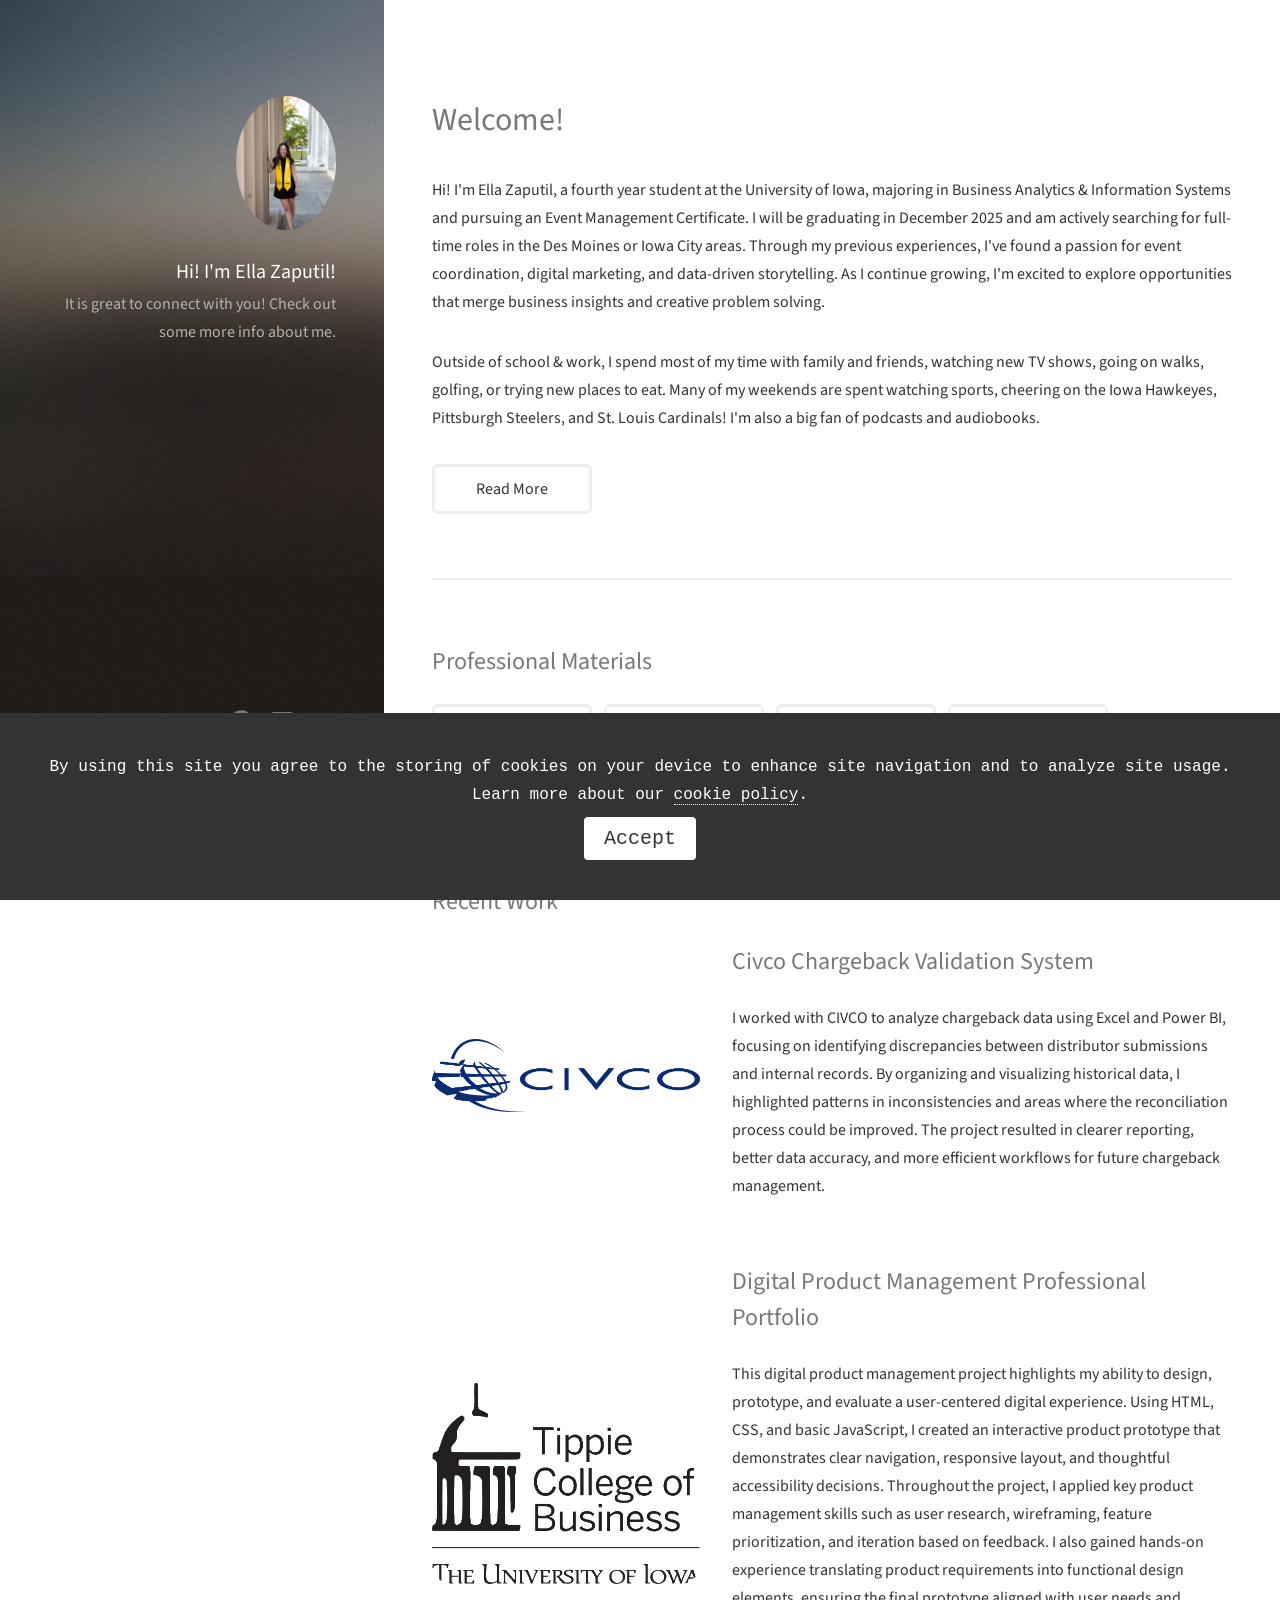
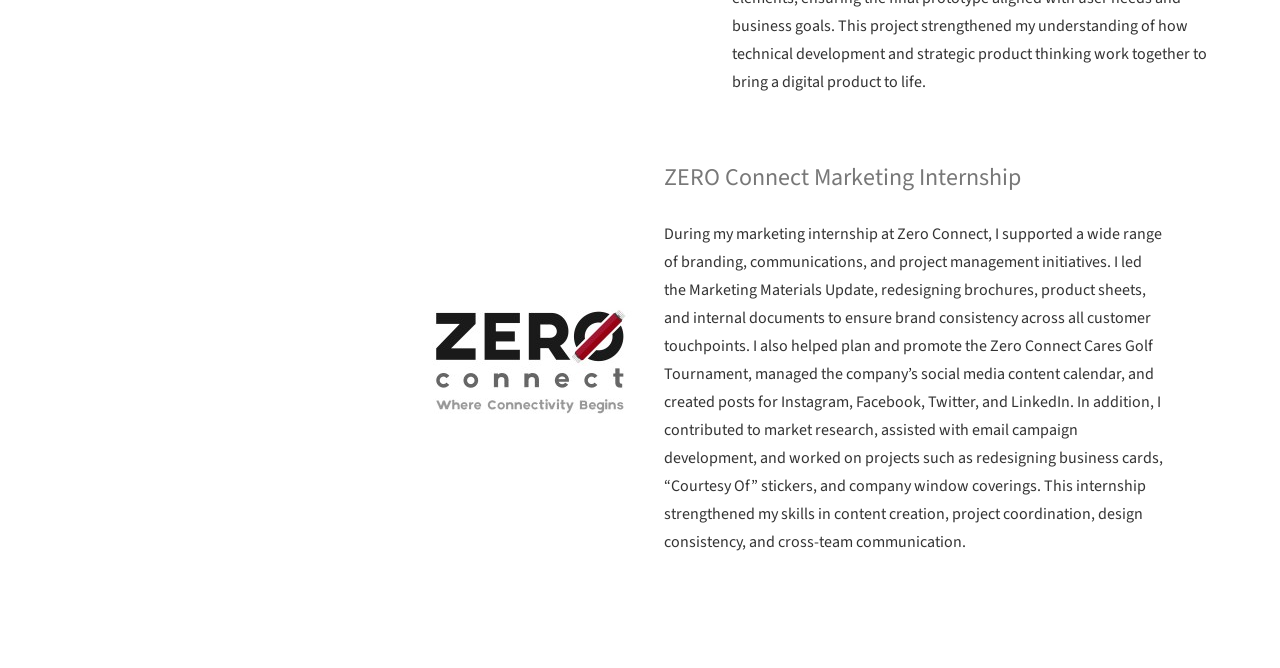
<file: index.html>
<!DOCTYPE HTML>
<!--
	Strata by HTML5 UP
	html5up.net | @ajlkn
	Free for personal and commercial use under the CCA 3.0 license (html5up.net/license)
-->
<html lang="en">
	<head>
		<title>Ella Zaputil Portfolio</title>
		<meta charset="utf-8" />
		<meta name="viewport" content="width=device-width, initial-scale=1, user-scalable=no" />
		
		<link rel="stylesheet" href="assets/css/main.css" />

		<link rel="icon" type="image/png" sizes="32x32" href="./favicon-32x32.png">
  		<link rel="icon" type="image/png" sizes="16x16" href="./favicon-16x16.png">
  		<link rel="apple-touch-icon" sizes="180x180" href="./apple-touch-icon.png">
  		<link rel="icon" type="image/png" sizes="192x192" href="./android-chrome-192x192.png"> 
  		<link rel="icon" type="image/png" sizes="512x512" href="./android-chrome-512x512.png">  

		<meta name="description" content="Ella Zaputil's personal portfolio webpage showcasing experiences, projects, and skills.">
				
		<!-- Open Graph meta tags -->
		<meta property="og:type" content="website">
		<meta property="og:title" content="Ella Zaputil Portfolio">
		<meta property="og:description" content="Ella Zaputil's personal portfolio webpage showcasing experiences, projects, and skills.">
		<meta property="og:image" content="https://ellazaputil.com/social-media.png">
		<meta property="og:url" content="https://ellazaputil.com">

		<link rel="stylesheet" href="cookie-popup.css"/>
	</head>

	<body class="is-preload">

		<!-- Header -->
			<header id="header">
				<div class="inner">
					<a href="#" class="image avatar"><img src="images/Ella_Zaputil.jpg" alt="Photo of graduate" /></a>
					<h1><strong>Hi! I'm Ella Zaputil!</strong> </h1>
					<p> It is great to connect with you!
					Check out some more info about me.</p>
				</div>
			</header>

		<!-- Main -->
			<div id="main">

				<!--Welcome-->
					<section id="welcome">
						<header class="major">
							<h2>Welcome! </h2>
						</header>
						<p>Hi! I'm Ella Zaputil, a fourth year student at the University of Iowa, majoring in Business Analytics & Information Systems and pursuing an Event Management Certificate. I will be graduating in December 2025 and am actively searching for full-time roles in the Des Moines or Iowa City areas. Through my previous experiences, I've found a passion for event coordination, digital marketing, and data-driven storytelling. As I continue growing, I'm excited to explore opportunities that merge business insights and creative problem solving.</p>
						
						<p> Outside of school & work, I spend most of my time with family and friends, watching new TV shows, going on walks, golfing, or trying new places to eat. Many of my weekends are spent watching sports, cheering on the Iowa Hawkeyes, Pittsburgh Steelers, and St. Louis Cardinals! I'm also a big fan of podcasts and audiobooks.</p>
						<ul class="actions">
							<li><a href="#work" class="button">Read More</a></li>
						</ul>
					</section>

				<!-- Materials -->
					<section id="materials">
						<h2>Professional Materials </h2>
						<div class="button-row">
  							<a href="files/resume.pdf" class="button" target="_blank">Résumé</a>
							<a href="files/cover-letter.pdf" class="button" target="_blank">Cover Letter</a>
							<a href="https://github.com/ella-zaputil" class="button" target="_blank">GitHub</a>
							<a href="https://www.linkedin.com/in/ella-zaputil/" class="button" target="_blank">LinkedIn</a>
						</div>
					</section>

				<!-- Recent Work -->
					<section id="work">
						<section>
  						<h2>Recent Work</h2>

  						<div class="project">
    					<div class="project-image">
      						<img src="images/civco.jpg" alt="CIVCO Logo">
    					</div>

    					<div class="project-content">
      					<h3>Civco Chargeback Validation System</h3>
						<p>
							I worked with CIVCO to analyze chargeback data using Excel and Power BI, focusing on identifying discrepancies between distributor submissions and internal records. By organizing and visualizing historical data, I highlighted patterns in inconsistencies and areas where the reconciliation process could be improved. The project resulted in clearer reporting, better data accuracy, and more efficient workflows for future chargeback management.
						</p>
  						</div>
						</div></section>

						<section>
						<div class="project">
							<div class="project-image">
							<img src="images/tippie.png" alt="Tippie College of Business Logo">
							</div>

							<div class="project-content">
							<h3>Digital Product Management Professional Portfolio</h3>
							<p>
								This digital product management project highlights my ability to design, prototype, and evaluate a user-centered digital experience. Using HTML, CSS, and basic JavaScript, I created an interactive product prototype that demonstrates clear navigation, responsive layout, and thoughtful accessibility decisions. Throughout the project, I applied key product management skills such as user research, wireframing, feature prioritization, and iteration based on feedback. I also gained hands-on experience translating product requirements into functional design elements, ensuring the final prototype aligned with user needs and business goals. This project strengthened my understanding of how technical development and strategic product thinking work together to bring a digital product to life.
							</p>
							</div>
						</div>
						</section>

						<section>
						<div class="project">
							<div class="project-image">
							<img src="images/zero_connect_logo.jpg" alt="ZERO Connect Logo">
							</div>

							<div class="project-content">
							<h3>ZERO Connect Marketing Internship</h3>
							<p>
								During my marketing internship at Zero Connect, I supported a wide range of branding, communications, and project management initiatives. I led the Marketing Materials Update, redesigning brochures, product sheets, and internal documents to ensure brand consistency across all customer touchpoints. I also helped plan and promote the Zero Connect Cares Golf Tournament, managed the company’s social media content calendar, and created posts for Instagram, Facebook, Twitter, and LinkedIn. In addition, I contributed to market research, assisted with email campaign development, and worked on projects such as redesigning business cards, “Courtesy Of” stickers, and company window coverings. This internship strengthened my skills in content creation, project coordination, design consistency, and cross-team communication.							</p>
							</div>
						</div>
						</section>
</section>
</div>	


		<!-- Footer -->
			<footer id="footer">
				<div class="inner">
					<ul class="icons">
						<li><a href="https://github.com/ella-zaputil" class="icon brands fa-github"><span class="label">Github</span></a></li>
						<li><a href="https://www.linkedin.com/in/ella-zaputil/" class="icon brands fa-linkedin"><span class="label">LinkedIn</span></a></li>
						<li><a href="mailto:ellazap88@gmail.com" class="icon solid fa-envelope"><span class="label">Email</span></a></li>
					</ul>
					<ul class="copyright">
						<li>&copy; Ella Zaputil, 2025</li>
						<li>Design: <a href="http://html5up.net">HTML5 UP</a></li>
					</ul>
					<ul class="copyright">
						<li><a href="privacy.html">Privacy Policy</a>   |   <a href="terms.html">Terms &amp; Conditions</a></li>
					</ul>
				</div>
			</footer>

		<div id="cookie-popup">
      		<p>
       			By using this site you agree to the storing of cookies on your device to
        		enhance site navigation and to analyze site usage. Learn more about our
        		<a href="cookie-policy.html">cookie policy</a>.
      		</p>
      		<p>
        		<button id="accept-cookies">Accept</button>
      		</p>
    	</div>

		<!-- Google tag (gtag.js) -->
		<script async src="https://www.googletagmanager.com/gtag/js?id=G-RQWKDKJL1V"></script>
		<script>
  		window.dataLayer = window.dataLayer || [];
  		function gtag(){dataLayer.push(arguments);}
  		gtag('js', new Date());

  		gtag('config', 'G-RQWKDKJL1V');
		</script>

		<script src="cookie-popup.js"></script>
		
		<!-- Scripts -->
			<script src="assets/js/jquery.min.js"></script>
			<script src="assets/js/jquery.poptrox.min.js"></script>
			<script src="assets/js/browser.min.js"></script>
			<script src="assets/js/breakpoints.min.js"></script>
			<script src="assets/js/util.js"></script>
			<script src="assets/js/main.js"></script>

	</body>
</html>
</file>
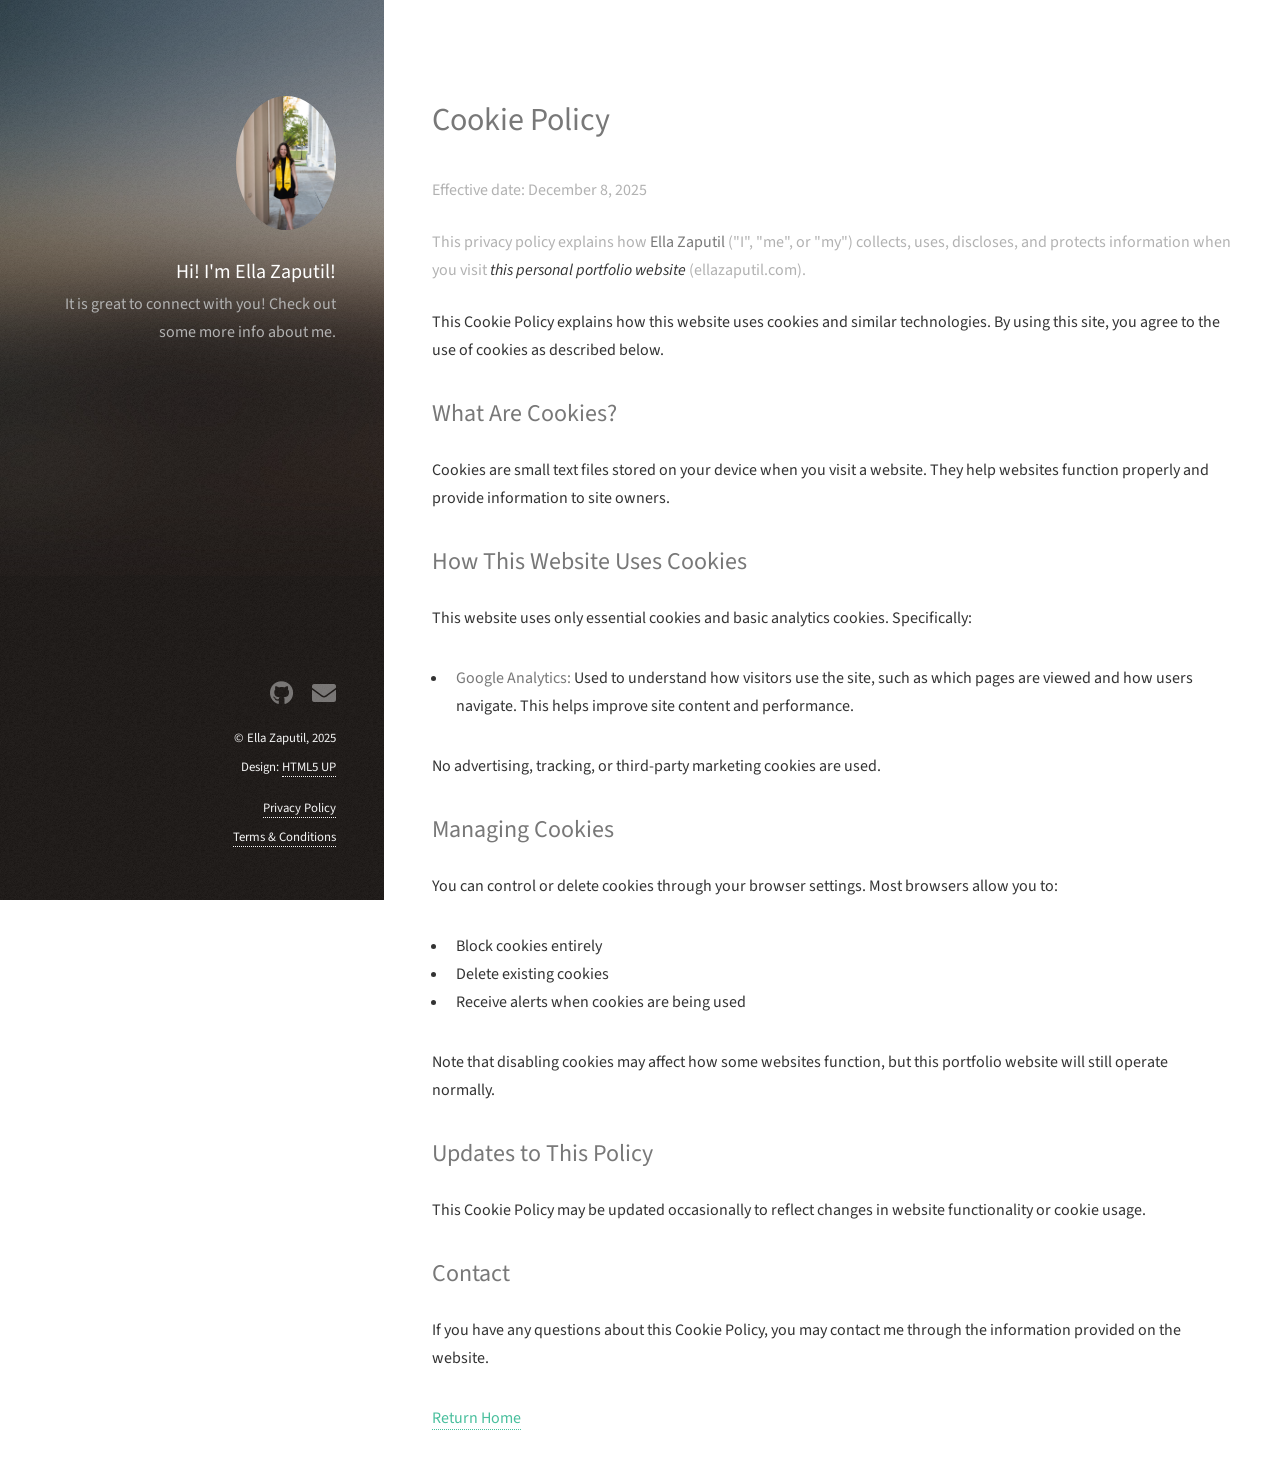
<file: cookie-policy.html>
<!DOCTYPE HTML>
<!--
	Strata by HTML5 UP
	html5up.net | @ajlkn
	Free for personal and commercial use under the CCA 3.0 license (html5up.net/license)
-->
<html lang="en">
	<head>
		<title>Ella Zaputil Portfolio</title>
		<meta charset="utf-8" />
		<meta name="viewport" content="width=device-width, initial-scale=1, user-scalable=no" />
		<link rel="stylesheet" href="assets/css/main.css" />

		<link rel="icon" type="image/png" sizes="32x32" href="./favicon-32x32.png">
  		<link rel="icon" type="image/png" sizes="16x16" href="./favicon-16x16.png">
  		<link rel="apple-touch-icon" sizes="180x180" href="./apple-touch-icon.png">
  		<link rel="icon" type="image/png" sizes="192x192" href="./android-chrome-192x192.png"> 
  		<link rel="icon" type="image/png" sizes="512x512" href="./android-chrome-512x512.png">  

		<meta name="description" content="Ella Zaputil's personal portfolio webpage showcasing experiences, projects, and skills.">
				
		<!-- Open Graph meta tags -->
		<meta property="og:type" content="website">
		<meta property="og:title" content="Ella Zaputil Portfolio">
		<meta property="og:description" content="Ella Zaputil's personal portfolio webpage showcasing experiences, projects, and skills.">
		<meta property="og:image" content="https://ellazaputil.com/social-media.png">
		<meta property="og:url" content="https://ellazaputil.com">

	</head>
	<body class="is-preload">

		<!-- Header -->
			<header id="header">
				<div class="inner">
					<a href="#" class="image avatar"><img src="images/Ella_Zaputil.jpg" alt="Photo of graduate" /></a>
					<h1><strong>Hi! I'm Ella Zaputil!</strong> </h1>
					<p> It is great to connect with you!
					Check out some more info about me.</p>
				</div>
			</header>

		<!-- Main -->
			<div id="main">

				<header>
    <h1>Cookie Policy</h1>
    <p class="lead">Effective date: December 8, 2025</p>
    <p class="lead">This privacy policy explains how <strong>Ella Zaputil</strong> ("I", "me", or "my") collects, uses, discloses, and protects information when you visit <em>this personal portfolio website</em> (ellazaputil.com).</p>
  </header>

  <p>This Cookie Policy explains how this website uses cookies and similar technologies. By using this site, you agree to the use of cookies as described below.</p>

    <h2>What Are Cookies?</h2>
    <p>Cookies are small text files stored on your device when you visit a website. They help websites function properly and provide information to site owners.</p>

    <h2>How This Website Uses Cookies</h2>
    <p>This website uses only essential cookies and basic analytics cookies. Specifically:</p>
    <ul>
        <li><strong>Google Analytics:</strong> Used to understand how visitors use the site, such as which pages are viewed and how users navigate. This helps improve site content and performance.</li>
    </ul>
    <p>No advertising, tracking, or third-party marketing cookies are used.</p>

    <h2>Managing Cookies</h2>
    <p>You can control or delete cookies through your browser settings. Most browsers allow you to:</p>
    <ul>
        <li>Block cookies entirely</li>
        <li>Delete existing cookies</li>
        <li>Receive alerts when cookies are being used</li>
    </ul>
    <p>Note that disabling cookies may affect how some websites function, but this portfolio website will still operate normally.</p>

    <h2>Updates to This Policy</h2>
    <p>This Cookie Policy may be updated occasionally to reflect changes in website functionality or cookie usage.</p>

    <h2>Contact</h2>
    <p>If you have any questions about this Cookie Policy, you may contact me through the information provided on the website.</p>

    	<a href="index.html">Return Home</a>

	</div>

  <footer id="footer">
				<div class="inner">
					<ul class="icons">
						<li><a href="#" class="icon brands fa-github"><span class="label">Github</span></a></li>
						<li><a href="#" class="icon solid fa-envelope"><span class="label">Email</span></a></li>
					</ul>
					<ul class="copyright">
						<li>&copy; Ella Zaputil, 2025</li>
						<li>Design: <a href="http://html5up.net">HTML5 UP</a></li>
					</ul>
					<ul class="copyright">
						<li><a href="privacy.html">Privacy Policy</a></li>
						<li><a href="terms.html">Terms &amp; Conditions</a></li>
					</ul>
				</div>
				</footer>
					
		<!-- Google tag (gtag.js) -->
		<script async src="https://www.googletagmanager.com/gtag/js?id=G-RQWKDKJL1V"></script>
		<script>
  		window.dataLayer = window.dataLayer || [];
  		function gtag(){dataLayer.push(arguments);}
  		gtag('js', new Date());

  		gtag('config', 'G-RQWKDKJL1V');
		</script>
		
		<!-- Scripts -->
			<script src="assets/js/jquery.min.js"></script>
			<script src="assets/js/jquery.poptrox.min.js"></script>
			<script src="assets/js/browser.min.js"></script>
			<script src="assets/js/breakpoints.min.js"></script>
			<script src="assets/js/util.js"></script>
			<script src="assets/js/main.js"></script>

	</body>
</html>
</file>
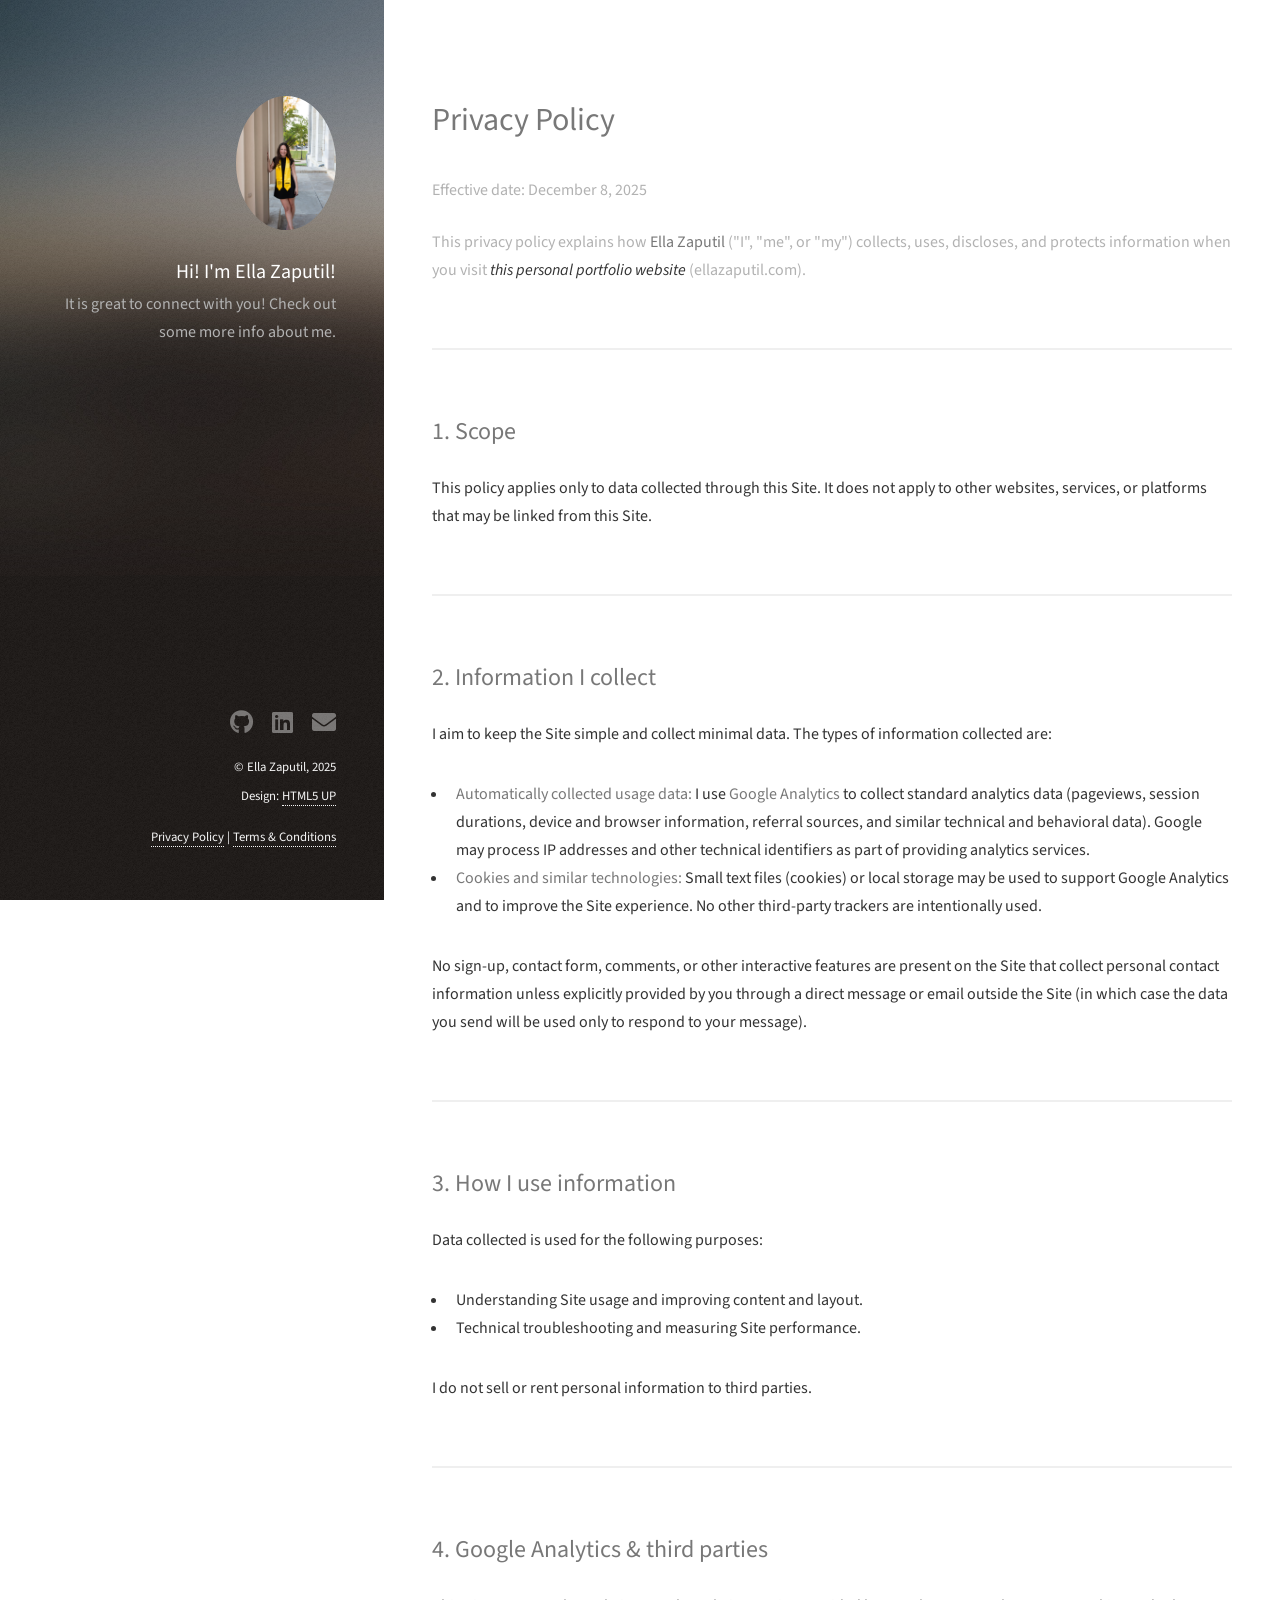
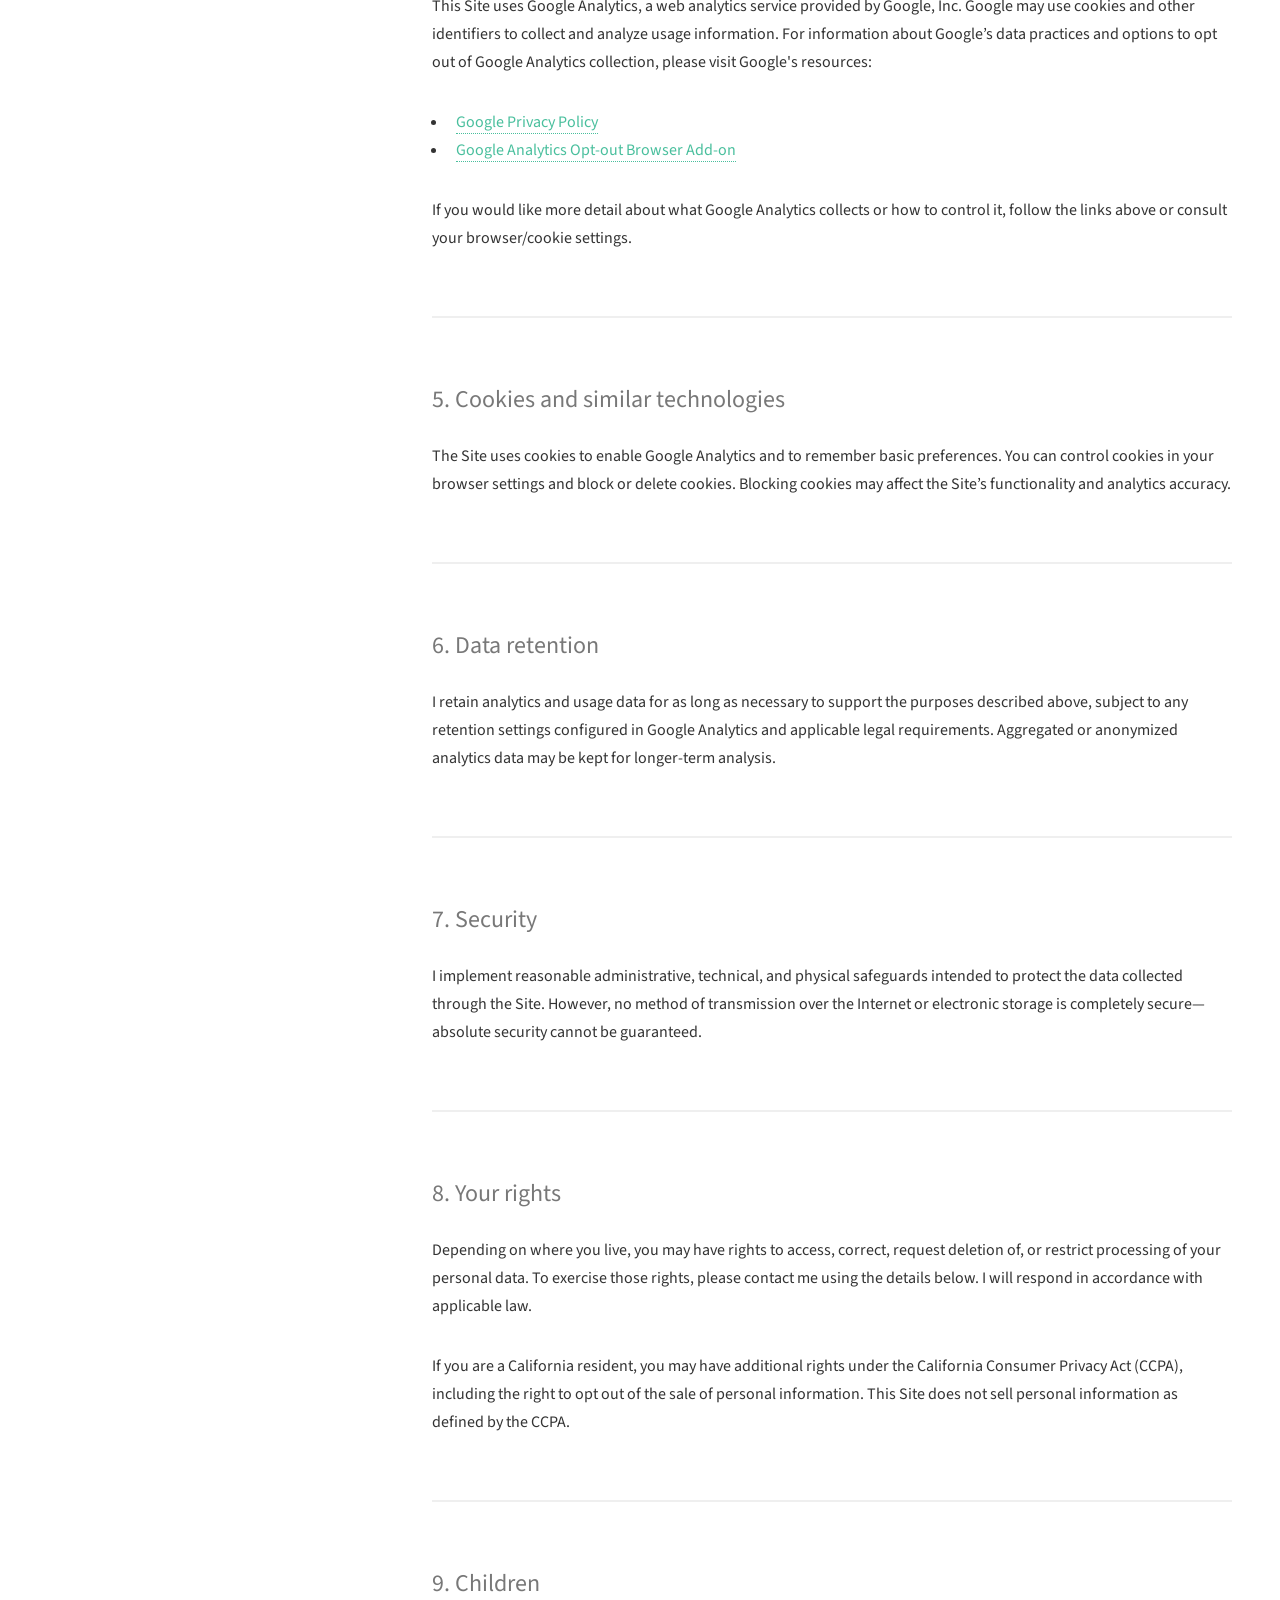
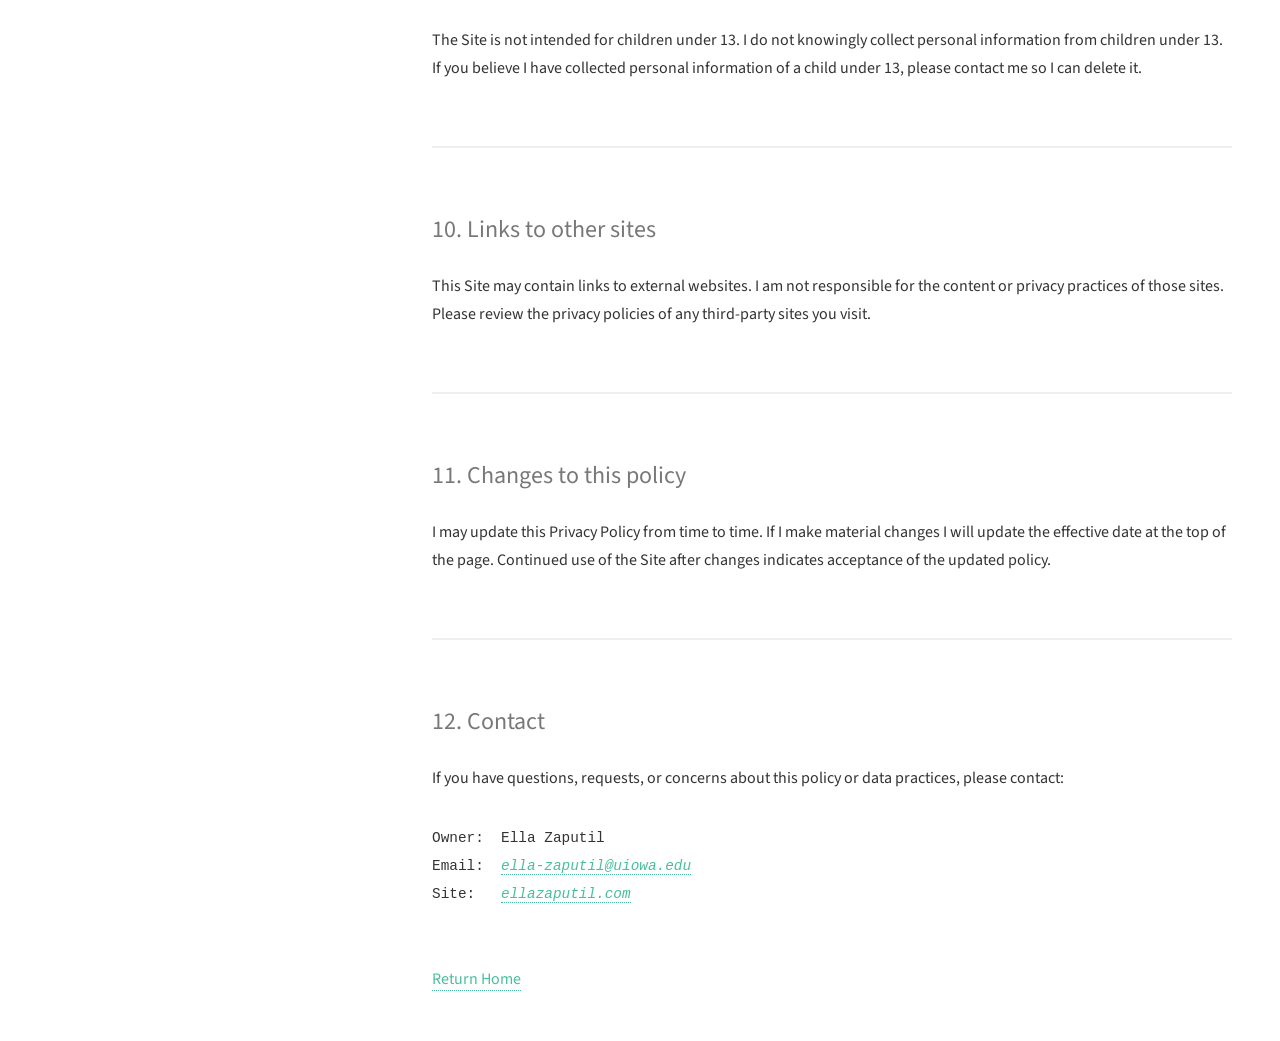
<file: privacy.html>
<!DOCTYPE HTML>
<!--
	Strata by HTML5 UP
	html5up.net | @ajlkn
	Free for personal and commercial use under the CCA 3.0 license (html5up.net/license)
-->
<html lang="en">
	<head>
		<title>Ella Zaputil Portfolio</title>
		<meta charset="utf-8" />
		<meta name="viewport" content="width=device-width, initial-scale=1, user-scalable=no" />
		<link rel="stylesheet" href="assets/css/main.css" />

		<link rel="icon" type="image/png" sizes="32x32" href="./favicon-32x32.png">
  		<link rel="icon" type="image/png" sizes="16x16" href="./favicon-16x16.png">
  		<link rel="apple-touch-icon" sizes="180x180" href="./apple-touch-icon.png">
  		<link rel="icon" type="image/png" sizes="192x192" href="./android-chrome-192x192.png"> 
  		<link rel="icon" type="image/png" sizes="512x512" href="./android-chrome-512x512.png">  

		<meta name="description" content="Ella Zaputil's personal portfolio webpage showcasing experiences, projects, and skills.">
				
		<!-- Open Graph meta tags -->
		<meta property="og:type" content="website">
		<meta property="og:title" content="Ella Zaputil Portfolio">
		<meta property="og:description" content="Ella Zaputil's personal portfolio webpage showcasing experiences, projects, and skills.">
		<meta property="og:image" content="https://ellazaputil.com/social-media.png">
		<meta property="og:url" content="https://ellazaputil.com">

	</head>
	<body class="is-preload">

		<!-- Header -->
			<header id="header">
				<div class="inner">
					<a href="#" class="image avatar"><img src="images/Ella_Zaputil.jpg" alt="Photo of graduate" /></a>
					<h1><strong>Hi! I'm Ella Zaputil!</strong> </h1>
					<p> It is great to connect with you!
					Check out some more info about me.</p>
				</div>
			</header>

		<!-- Main -->
			<div id="main">

				<header>
    <h1>Privacy Policy</h1>
    <p class="lead">Effective date: December 8, 2025</p>
    <p class="lead">This privacy policy explains how <strong>Ella Zaputil</strong> ("I", "me", or "my") collects, uses, discloses, and protects information when you visit <em>this personal portfolio website</em> (ellazaputil.com).</p>
  </header>

  <section id="scope">
    <h2>1. Scope</h2>
    <p>This policy applies only to data collected through this Site. It does not apply to other websites, services, or platforms that may be linked from this Site.</p>
  </section>

  <section id="information-collected">
    <h2>2. Information I collect</h2>
    <p>I aim to keep the Site simple and collect minimal data. The types of information collected are:</p>
    <ul>
      <li><strong>Automatically collected usage data:</strong> I use <strong>Google Analytics</strong> to collect standard analytics data (pageviews, session durations, device and browser information, referral sources, and similar technical and behavioral data). Google may process IP addresses and other technical identifiers as part of providing analytics services.</li>
      <li><strong>Cookies and similar technologies:</strong> Small text files (cookies) or local storage may be used to support Google Analytics and to improve the Site experience. No other third-party trackers are intentionally used.</li>
    </ul>
    <p>No sign-up, contact form, comments, or other interactive features are present on the Site that collect personal contact information unless explicitly provided by you through a direct message or email outside the Site (in which case the data you send will be used only to respond to your message).</p>
  </section>

  <section id="how-used">
    <h2>3. How I use information</h2>
    <p>Data collected is used for the following purposes:</p>
    <ul>
      <li>Understanding Site usage and improving content and layout.</li>
      <li>Technical troubleshooting and measuring Site performance.</li>
    </ul>
    <p>I do not sell or rent personal information to third parties.</p>
  </section>

  <section id="google-analytics">
    <h2>4. Google Analytics &amp; third parties</h2>
    <p>This Site uses Google Analytics, a web analytics service provided by Google, Inc. Google may use cookies and other identifiers to collect and analyze usage information. For information about Google’s data practices and options to opt out of Google Analytics collection, please visit Google's resources:</p>
    <ul>
      <li><a href="https://policies.google.com/privacy" target="_blank" rel="noopener noreferrer">Google Privacy Policy</a></li>
      <li><a href="https://tools.google.com/dlpage/gaoptout/" target="_blank" rel="noopener noreferrer">Google Analytics Opt-out Browser Add-on</a></li>
    </ul>
    <p>If you would like more detail about what Google Analytics collects or how to control it, follow the links above or consult your browser/cookie settings.</p>
  </section>

  <section id="cookies">
    <h2>5. Cookies and similar technologies</h2>
    <p>The Site uses cookies to enable Google Analytics and to remember basic preferences. You can control cookies in your browser settings and block or delete cookies. Blocking cookies may affect the Site’s functionality and analytics accuracy.</p>
  </section>

  <section id="data-retention">
    <h2>6. Data retention</h2>
    <p>I retain analytics and usage data for as long as necessary to support the purposes described above, subject to any retention settings configured in Google Analytics and applicable legal requirements. Aggregated or anonymized analytics data may be kept for longer-term analysis.</p>
  </section>

  <section id="security">
    <h2>7. Security</h2>
    <p>I implement reasonable administrative, technical, and physical safeguards intended to protect the data collected through the Site. However, no method of transmission over the Internet or electronic storage is completely secure—absolute security cannot be guaranteed.</p>
  </section>

  <section id="your-rights">
    <h2>8. Your rights</h2>
    <p>Depending on where you live, you may have rights to access, correct, request deletion of, or restrict processing of your personal data. To exercise those rights, please contact me using the details below. I will respond in accordance with applicable law.</p>
    <p>If you are a California resident, you may have additional rights under the California Consumer Privacy Act (CCPA), including the right to opt out of the sale of personal information. This Site does not sell personal information as defined by the CCPA.</p>
  </section>

  <section id="children">
    <h2>9. Children</h2>
    <p>The Site is not intended for children under 13. I do not knowingly collect personal information from children under 13. If you believe I have collected personal information of a child under 13, please contact me so I can delete it.</p>
  </section>

  <section id="links">
    <h2>10. Links to other sites</h2>
    <p>This Site may contain links to external websites. I am not responsible for the content or privacy practices of those sites. Please review the privacy policies of any third-party sites you visit.</p>
  </section>

  <section id="changes">
    <h2>11. Changes to this policy</h2>
    <p>I may update this Privacy Policy from time to time. If I make material changes I will update the effective date at the top of the page. Continued use of the Site after changes indicates acceptance of the updated policy.</p>
  </section>

  <section id="contact">
    <h2>12. Contact</h2>
    <p>If you have questions, requests, or concerns about this policy or data practices, please contact:</p>
    <pre>
Owner:  Ella Zaputil
Email:  <em><a href="mailto:ella-zaputil@uiowa.edu">ella-zaputil@uiowa.edu</a></em> 
Site:   <em><a href="ellazaputi.com">ellazaputil.com</a></em>
    </pre>

	<a href="index.html">Return Home</a>
  </section>
  </div>

		<!-- Footer -->
			<footer id="footer">
				<div class="inner">
					<ul class="icons">
						<li><a href="https://github.com/ella-zaputil" class="icon brands fa-github"><span class="label">Github</span></a></li>
						<li><a href="https://www.linkedin.com/in/ella-zaputil/" class="icon brands fa-linkedin"><span class="label">LinkedIn</span></a></li>
						<li><a href="mailto:ellazap88@gmail.com" class="icon solid fa-envelope"><span class="label">Email</span></a></li>
					</ul>
					<ul class="copyright">
						<li>&copy; Ella Zaputil, 2025</li>
						<li>Design: <a href="http://html5up.net">HTML5 UP</a></li>
					</ul>
					<ul class="copyright">
						<li><a href="privacy.html">Privacy Policy</a>   |   <a href="terms.html">Terms &amp; Conditions</a></li>
					</ul>
				</div>
			</footer>
					
		<!-- Google tag (gtag.js) -->
		<script async src="https://www.googletagmanager.com/gtag/js?id=G-RQWKDKJL1V"></script>
		<script>
  		window.dataLayer = window.dataLayer || [];
  		function gtag(){dataLayer.push(arguments);}
  		gtag('js', new Date());

  		gtag('config', 'G-RQWKDKJL1V');
		</script>
		
		<!-- Scripts -->
			<script src="assets/js/jquery.min.js"></script>
			<script src="assets/js/jquery.poptrox.min.js"></script>
			<script src="assets/js/browser.min.js"></script>
			<script src="assets/js/breakpoints.min.js"></script>
			<script src="assets/js/util.js"></script>
			<script src="assets/js/main.js"></script>

	</body>
</html>
</file>
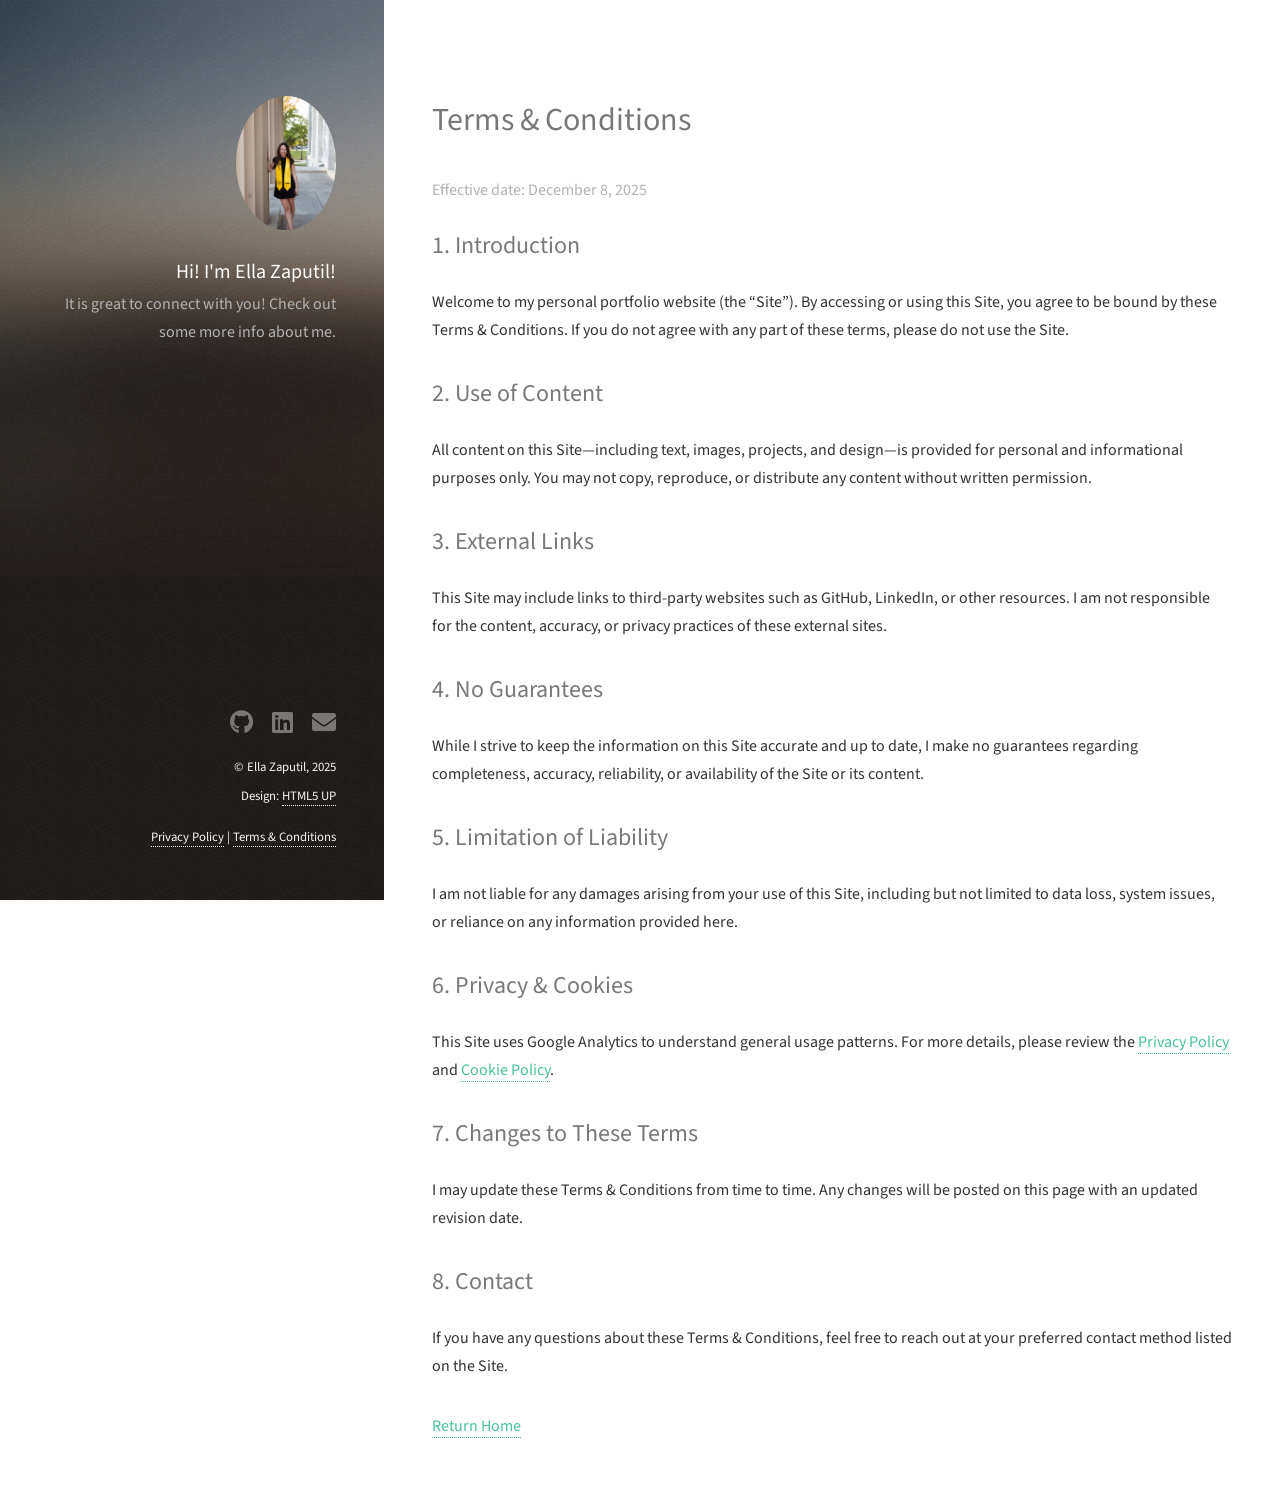
<file: terms.html>
<!DOCTYPE HTML>
<!--
	Strata by HTML5 UP
	html5up.net | @ajlkn
	Free for personal and commercial use under the CCA 3.0 license (html5up.net/license)
-->
<html lang="en">
	<head>
		<title>Ella Zaputil Portfolio</title>
		<meta charset="utf-8" />
		<meta name="viewport" content="width=device-width, initial-scale=1, user-scalable=no" />
		<link rel="stylesheet" href="assets/css/main.css" />

		<link rel="icon" type="image/png" sizes="32x32" href="./favicon-32x32.png">
  		<link rel="icon" type="image/png" sizes="16x16" href="./favicon-16x16.png">
  		<link rel="apple-touch-icon" sizes="180x180" href="./apple-touch-icon.png">
  		<link rel="icon" type="image/png" sizes="192x192" href="./android-chrome-192x192.png"> 
  		<link rel="icon" type="image/png" sizes="512x512" href="./android-chrome-512x512.png">  

		<meta name="description" content="Ella Zaputil's personal portfolio webpage showcasing experiences, projects, and skills.">
				
		<!-- Open Graph meta tags -->
		<meta property="og:type" content="website">
		<meta property="og:title" content="Ella Zaputil Portfolio">
		<meta property="og:description" content="Ella Zaputil's personal portfolio webpage showcasing experiences, projects, and skills.">
		<meta property="og:image" content="https://ellazaputil.com/social-media.png">
		<meta property="og:url" content="https://ellazaputil.com">

	</head>
	<body class="is-preload">

		<!-- Header -->
			<header id="header">
				<div class="inner">
					<a href="#" class="image avatar"><img src="images/Ella_Zaputil.jpg" alt="Photo of graduate" /></a>
					<h1><strong>Hi! I'm Ella Zaputil!</strong> </h1>
					<p> It is great to connect with you!
					Check out some more info about me.</p>
				</div>
			</header>

		<!-- Main -->
			<div id="main">

				<header>
    <h1>Terms & Conditions</h1>
    <p class="lead">Effective date: December 8, 2025</p>
  </header>

<h2>1. Introduction</h2>
  <p>
    Welcome to my personal portfolio website (the “Site”). By accessing or using this Site, 
    you agree to be bound by these Terms & Conditions. If you do not agree with any part of 
    these terms, please do not use the Site.
  </p>

  <h2>2. Use of Content</h2>
  <p>
    All content on this Site—including text, images, projects, and design—is provided for 
    personal and informational purposes only. You may not copy, reproduce, or distribute 
    any content without written permission.
  </p>

  <h2>3. External Links</h2>
  <p>
    This Site may include links to third-party websites such as GitHub, LinkedIn, or other 
    resources. I am not responsible for the content, accuracy, or privacy practices of these 
    external sites.
  </p>

  <h2>4. No Guarantees</h2>
  <p>
    While I strive to keep the information on this Site accurate and up to date, I make 
    no guarantees regarding completeness, accuracy, reliability, or availability of the Site 
    or its content.
  </p>

  <h2>5. Limitation of Liability</h2>
  <p>
    I am not liable for any damages arising from your use of this Site, including but 
    not limited to data loss, system issues, or reliance on any information provided here.
  </p>

  <h2>6. Privacy & Cookies</h2>
  <p>
    This Site uses Google Analytics to understand general usage patterns. For more details, 
    please review the <a href="privacy.html">Privacy Policy</a> and 
    <a href="cookie-policy.html">Cookie Policy</a>.
  </p>

  <h2>7. Changes to These Terms</h2>
  <p>
    I may update these Terms & Conditions from time to time. Any changes will be posted 
    on this page with an updated revision date.
  </p>

  <h2>8. Contact</h2>
  <p>
    If you have any questions about these Terms & Conditions, feel free to reach out at 
    your preferred contact method listed on the Site.
  </p>

  	<a href="index.html">Return Home</a>
	</div>

		<!-- Footer -->
			<footer id="footer">
				<div class="inner">
					<ul class="icons">
						<li><a href="https://github.com/ella-zaputil" class="icon brands fa-github"><span class="label">Github</span></a></li>
						<li><a href="https://www.linkedin.com/in/ella-zaputil/" class="icon brands fa-linkedin"><span class="label">LinkedIn</span></a></li>
						<li><a href="mailto:ellazap88@gmail.com" class="icon solid fa-envelope"><span class="label">Email</span></a></li>
					</ul>
					<ul class="copyright">
						<li>&copy; Ella Zaputil, 2025</li>
						<li>Design: <a href="http://html5up.net">HTML5 UP</a></li>
					</ul>
					<ul class="copyright">
						<li><a href="privacy.html">Privacy Policy</a>   |   <a href="terms.html">Terms &amp; Conditions</a></li>
					</ul>
				</div>
			</footer>
					
		<!-- Google tag (gtag.js) -->
		<script async src="https://www.googletagmanager.com/gtag/js?id=G-RQWKDKJL1V"></script>
		<script>
  		window.dataLayer = window.dataLayer || [];
  		function gtag(){dataLayer.push(arguments);}
  		gtag('js', new Date());

  		gtag('config', 'G-RQWKDKJL1V');
		</script>
		
		<!-- Scripts -->
			<script src="assets/js/jquery.min.js"></script>
			<script src="assets/js/jquery.poptrox.min.js"></script>
			<script src="assets/js/browser.min.js"></script>
			<script src="assets/js/breakpoints.min.js"></script>
			<script src="assets/js/util.js"></script>
			<script src="assets/js/main.js"></script>

	</body>
</html>
</file>
<file: cookie-popup.css>
#cookie-popup {
  font-family: "Source Code Pro", monospace;
  position: fixed;
  bottom: 0;
  left: 0;
  width: 100%;
  background-color: #333;
  padding: 2rem;
  z-index: 999999 !important;

  display: flex;
  flex-direction: column;
  align-items: center;
  justify-content: center;
}

#cookie-popup, 
#cookie-popup p, 
#cookie-popup a {
  color: #ffffff !important;
  opacity: 1 !important;
  visibility: visible !important;
}

#cookie-popup p {
  width: 100% !important;
  display: block !important;
  text-align: center !important;
  margin: 0.5rem 0 !important;
}

#cookie-popup a:hover {
  color: lightpink !important;
  text-decoration: underline;
}

#accept-cookies {
  font-family: "Source Code Pro", monospace;
  background-color: #fff;
  color: #333;
  border: none;
  padding: 10px 20px;
  font-size: 1.25rem;
  cursor: pointer;
  border-radius: 4px;
}

#accept-cookies:hover {
  background-color: lightpink;
}
</file>
<file: assets/css/main.css>
@import url("fontawesome-all.min.css");
@import url("https://fonts.googleapis.com/css?family=Source+Sans+Pro:400,400italic");

/*
	Strata by HTML5 UP
	html5up.net | @ajlkn
	Free for personal and commercial use under the CCA 3.0 license (html5up.net/license)
*/

html, body, div, span, applet, object,
iframe, h1, h2, h3, h4, h5, h6, p, blockquote,
pre, a, abbr, acronym, address, big, cite,
code, del, dfn, em, img, ins, kbd, q, s, samp,
small, strike, strong, sub, sup, tt, var, b,
u, i, center, dl, dt, dd, ol, ul, li, fieldset,
form, label, legend, table, caption, tbody,
tfoot, thead, tr, th, td, article, aside,
canvas, details, embed, figure, figcaption,
footer, header, hgroup, menu, nav, output, ruby,
section, summary, time, mark, audio, video {
	margin: 0;
	padding: 0;
	border: 0;
	font-size: 100%;
	font: inherit;
	color: #333333;
	vertical-align: baseline;}

article, aside, details, figcaption, figure,
footer, header, hgroup, menu, nav, section {
	display: block;}

body {
	line-height: 1;
	color: #333333;
}

ol, ul {
	list-style: none;
}

blockquote, q {
	quotes: none;
}

	blockquote:before, blockquote:after, q:before, q:after {
		content: '';
		content: none;
	}

table {
	border-collapse: collapse;
	border-spacing: 0;
}

body {
	-webkit-text-size-adjust: none;
}

mark {
	background-color: transparent;
	color: inherit;
}

input::-moz-focus-inner {
	border: 0;
	padding: 0;
}

input, select, textarea {
	-moz-appearance: none;
	-webkit-appearance: none;
	-ms-appearance: none;
	appearance: none;
}

/* Basic */

	html {
		box-sizing: border-box;
	}

	*, *:before, *:after {
		box-sizing: inherit;
	}

	body {
		background: #fff;
	}

		body.is-preload *, body.is-preload *:before, body.is-preload *:after {
			-moz-animation: none !important;
			-webkit-animation: none !important;
			-ms-animation: none !important;
			animation: none !important;
			-moz-transition: none !important;
			-webkit-transition: none !important;
			-ms-transition: none !important;
			transition: none !important;
		}

	body, input, select, textarea {
		color: #a2a2a2;
		font-family: "Source Sans Pro", Helvetica, sans-serif;
		font-size: 16pt;
		font-weight: 400;
		line-height: 1.75em;
	}

	a {
		-moz-transition: color 0.2s ease-in-out, border-color 0.2s ease-in-out;
		-webkit-transition: color 0.2s ease-in-out, border-color 0.2s ease-in-out;
		-ms-transition: color 0.2s ease-in-out, border-color 0.2s ease-in-out;
		transition: color 0.2s ease-in-out, border-color 0.2s ease-in-out;
		border-bottom: dotted 1px;
		color: #49bf9d;
		text-decoration: none;
	}

		a:hover {
			border-bottom-color: transparent;
			color: #49bf9d !important;
			text-decoration: none;
		}

	strong, b {
		color: #787878;
		font-weight: 400;
	}

	em, i {
		font-style: italic;
	}

	p {
		margin: 0 0 2em 0;
	}

	h1, h2, h3, h4, h5, h6 {
		color: #787878;
		font-weight: 400;
		line-height: 1em;
		margin: 0 0 1em 0;
	}

		h1 a, h2 a, h3 a, h4 a, h5 a, h6 a {
			color: inherit;
			text-decoration: none;
		}

	h1 {
		font-size: 2em;
		line-height: 1.5em;
	}

	h2 {
		font-size: 1.5em;
		line-height: 1.5em;
	}

	h3 {
		font-size: 1.25em;
		line-height: 1.5em;
	}

	h4 {
		font-size: 1.1em;
		line-height: 1.5em;
	}

	h5 {
		font-size: 0.9em;
		line-height: 1.5em;
	}

	h6 {
		font-size: 0.7em;
		line-height: 1.5em;
	}

	sub {
		font-size: 0.8em;
		position: relative;
		top: 0.5em;
	}

	sup {
		font-size: 0.8em;
		position: relative;
		top: -0.5em;
	}

	hr {
		border: 0;
		border-bottom: solid 2px #efefef;
		margin: 2em 0;
	}

		hr.major {
			margin: 3em 0;
		}

	blockquote {
		border-left: solid 6px #efefef;
		font-style: italic;
		margin: 0 0 2em 0;
		padding: 0.5em 0 0.5em 1.5em;
	}

	code {
		background: #f7f7f7;
		border-radius: 0.35em;
		border: solid 2px #efefef;
		font-family: "Courier New", monospace;
		font-size: 0.9em;
		margin: 0 0.25em;
		padding: 0.25em 0.65em;
	}

	pre {
		-webkit-overflow-scrolling: touch;
		font-family: "Courier New", monospace;
		font-size: 0.9em;
		margin: 0 0 2em 0;
	}

		pre code {
			display: block;
			line-height: 1.75em;
			padding: 1em 1.5em;
			overflow-x: auto;
		}

	.align-left {
		text-align: left;
	}

	.align-center {
		text-align: center;
	}

	.align-right {
		text-align: right;
	}

/* Container */

	.container {
		margin: 0 auto;
		max-width: calc(100% - 4em);
		width: 100%;
	}

		.container.xsmall {
			width: 25%;
		}

		.container.small {
			width: 50%;
		}

		.container.medium {
			width: 75%;
		}

		.container.large {
			width: 125%;
		}

		.container.xlarge {
			width: 150%;
		}

		.container.max {
			width: 100%;
		}

		@media screen and (max-width: 980px) {

			.container {
				width: 100% !important;
				max-width: 100% !important;
			}

		}

		@media screen and (max-width: 480px) {

			.container {
				max-width: calc(100% - 3em);
			}

		}

/* Row */

	.row {
		display: flex;
		flex-wrap: wrap;
		box-sizing: border-box;
		align-items: stretch;
	}

		.row > * {
			box-sizing: border-box;
		}

		.row.gtr-uniform > * > :last-child {
			margin-bottom: 0;
		}

		.row.aln-left {
			justify-content: flex-start;
		}

		.row.aln-center {
			justify-content: center;
		}

		.row.aln-right {
			justify-content: flex-end;
		}

		.row.aln-top {
			align-items: flex-start;
		}

		.row.aln-middle {
			align-items: center;
		}

		.row.aln-bottom {
			align-items: flex-end;
		}

		.row > .imp {
			order: -1;
		}

		.row > .col-1 {
			width: 8.33333%;
		}

		.row > .off-1 {
			margin-left: 8.33333%;
		}

		.row > .col-2 {
			width: 16.66667%;
		}

		.row > .off-2 {
			margin-left: 16.66667%;
		}

		.row > .col-3 {
			width: 25%;
		}

		.row > .off-3 {
			margin-left: 25%;
		}

		.row > .col-4 {
			width: 33.33333%;
		}

		.row > .off-4 {
			margin-left: 33.33333%;
		}

		.row > .col-5 {
			width: 41.66667%;
		}

		.row > .off-5 {
			margin-left: 41.66667%;
		}

		.row > .col-6 {
			width: 50%;
		}

		.row > .off-6 {
			margin-left: 50%;
		}

		.row > .col-7 {
			width: 58.33333%;
		}

		.row > .off-7 {
			margin-left: 58.33333%;
		}

		.row > .col-8 {
			width: 66.66667%;
		}

		.row > .off-8 {
			margin-left: 66.66667%;
		}

		.row > .col-9 {
			width: 75%;
		}

		.row > .off-9 {
			margin-left: 75%;
		}

		.row > .col-10 {
			width: 83.33333%;
		}

		.row > .off-10 {
			margin-left: 83.33333%;
		}

		.row > .col-11 {
			width: 91.66667%;
		}

		.row > .off-11 {
			margin-left: 91.66667%;
		}

		.row > .col-12 {
			width: 100%;
		}

		.row > .off-12 {
			margin-left: 100%;
		}

		.row.gtr-0 {
			margin-top: 0;
			margin-left: 0em;
		}

			.row.gtr-0 > * {
				padding: 0 0 0 0em;
			}

			.row.gtr-0.gtr-uniform {
				margin-top: 0em;
			}

				.row.gtr-0.gtr-uniform > * {
					padding-top: 0em;
				}

		.row.gtr-25 {
			margin-top: 0;
			margin-left: -0.625em;
		}

			.row.gtr-25 > * {
				padding: 0 0 0 0.625em;
			}

			.row.gtr-25.gtr-uniform {
				margin-top: -0.625em;
			}

				.row.gtr-25.gtr-uniform > * {
					padding-top: 0.625em;
				}

		.row.gtr-50 {
			margin-top: 0;
			margin-left: -1.25em;
		}

			.row.gtr-50 > * {
				padding: 0 0 0 1.25em;
			}

			.row.gtr-50.gtr-uniform {
				margin-top: -1.25em;
			}

				.row.gtr-50.gtr-uniform > * {
					padding-top: 1.25em;
				}

		.row {
			margin-top: 0;
			margin-left: -2.5em;
		}

			.row > * {
				padding: 0 0 0 2.5em;
			}

			.row.gtr-uniform {
				margin-top: -2.5em;
			}

				.row.gtr-uniform > * {
					padding-top: 2.5em;
				}

		.row.gtr-150 {
			margin-top: 0;
			margin-left: -3.75em;
		}

			.row.gtr-150 > * {
				padding: 0 0 0 3.75em;
			}

			.row.gtr-150.gtr-uniform {
				margin-top: -3.75em;
			}

				.row.gtr-150.gtr-uniform > * {
					padding-top: 3.75em;
				}

		.row.gtr-200 {
			margin-top: 0;
			margin-left: -5em;
		}

			.row.gtr-200 > * {
				padding: 0 0 0 5em;
			}

			.row.gtr-200.gtr-uniform {
				margin-top: -5em;
			}

				.row.gtr-200.gtr-uniform > * {
					padding-top: 5em;
				}

		@media screen and (max-width: 1800px) {

			.row {
				display: flex;
				flex-wrap: wrap;
				box-sizing: border-box;
				align-items: stretch;
			}

				.row > * {
					box-sizing: border-box;
				}

				.row.gtr-uniform > * > :last-child {
					margin-bottom: 0;
				}

				.row.aln-left {
					justify-content: flex-start;
				}

				.row.aln-center {
					justify-content: center;
				}

				.row.aln-right {
					justify-content: flex-end;
				}

				.row.aln-top {
					align-items: flex-start;
				}

				.row.aln-middle {
					align-items: center;
				}

				.row.aln-bottom {
					align-items: flex-end;
				}

				.row > .imp-xlarge {
					order: -1;
				}

				.row > .col-1-xlarge {
					width: 8.33333%;
				}

				.row > .off-1-xlarge {
					margin-left: 8.33333%;
				}

				.row > .col-2-xlarge {
					width: 16.66667%;
				}

				.row > .off-2-xlarge {
					margin-left: 16.66667%;
				}

				.row > .col-3-xlarge {
					width: 25%;
				}

				.row > .off-3-xlarge {
					margin-left: 25%;
				}

				.row > .col-4-xlarge {
					width: 33.33333%;
				}

				.row > .off-4-xlarge {
					margin-left: 33.33333%;
				}

				.row > .col-5-xlarge {
					width: 41.66667%;
				}

				.row > .off-5-xlarge {
					margin-left: 41.66667%;
				}

				.row > .col-6-xlarge {
					width: 50%;
				}

				.row > .off-6-xlarge {
					margin-left: 50%;
				}

				.row > .col-7-xlarge {
					width: 58.33333%;
				}

				.row > .off-7-xlarge {
					margin-left: 58.33333%;
				}

				.row > .col-8-xlarge {
					width: 66.66667%;
				}

				.row > .off-8-xlarge {
					margin-left: 66.66667%;
				}

				.row > .col-9-xlarge {
					width: 75%;
				}

				.row > .off-9-xlarge {
					margin-left: 75%;
				}

				.row > .col-10-xlarge {
					width: 83.33333%;
				}

				.row > .off-10-xlarge {
					margin-left: 83.33333%;
				}

				.row > .col-11-xlarge {
					width: 91.66667%;
				}

				.row > .off-11-xlarge {
					margin-left: 91.66667%;
				}

				.row > .col-12-xlarge {
					width: 100%;
				}

				.row > .off-12-xlarge {
					margin-left: 100%;
				}

				.row.gtr-0 {
					margin-top: 0;
					margin-left: 0em;
				}

					.row.gtr-0 > * {
						padding: 0 0 0 0em;
					}

					.row.gtr-0.gtr-uniform {
						margin-top: 0em;
					}

						.row.gtr-0.gtr-uniform > * {
							padding-top: 0em;
						}

				.row.gtr-25 {
					margin-top: 0;
					margin-left: -0.625em;
				}

					.row.gtr-25 > * {
						padding: 0 0 0 0.625em;
					}

					.row.gtr-25.gtr-uniform {
						margin-top: -0.625em;
					}

						.row.gtr-25.gtr-uniform > * {
							padding-top: 0.625em;
						}

				.row.gtr-50 {
					margin-top: 0;
					margin-left: -1.25em;
				}

					.row.gtr-50 > * {
						padding: 0 0 0 1.25em;
					}

					.row.gtr-50.gtr-uniform {
						margin-top: -1.25em;
					}

						.row.gtr-50.gtr-uniform > * {
							padding-top: 1.25em;
						}

				.row {
					margin-top: 0;
					margin-left: -2.5em;
				}

					.row > * {
						padding: 0 0 0 2.5em;
					}

					.row.gtr-uniform {
						margin-top: -2.5em;
					}

						.row.gtr-uniform > * {
							padding-top: 2.5em;
						}

				.row.gtr-150 {
					margin-top: 0;
					margin-left: -3.75em;
				}

					.row.gtr-150 > * {
						padding: 0 0 0 3.75em;
					}

					.row.gtr-150.gtr-uniform {
						margin-top: -3.75em;
					}

						.row.gtr-150.gtr-uniform > * {
							padding-top: 3.75em;
						}

				.row.gtr-200 {
					margin-top: 0;
					margin-left: -5em;
				}

					.row.gtr-200 > * {
						padding: 0 0 0 5em;
					}

					.row.gtr-200.gtr-uniform {
						margin-top: -5em;
					}

						.row.gtr-200.gtr-uniform > * {
							padding-top: 5em;
						}

		}

		@media screen and (max-width: 1280px) {

			.row {
				display: flex;
				flex-wrap: wrap;
				box-sizing: border-box;
				align-items: stretch;
			}

				.row > * {
					box-sizing: border-box;
				}

				.row.gtr-uniform > * > :last-child {
					margin-bottom: 0;
				}

				.row.aln-left {
					justify-content: flex-start;
				}

				.row.aln-center {
					justify-content: center;
				}

				.row.aln-right {
					justify-content: flex-end;
				}

				.row.aln-top {
					align-items: flex-start;
				}

				.row.aln-middle {
					align-items: center;
				}

				.row.aln-bottom {
					align-items: flex-end;
				}

				.row > .imp-large {
					order: -1;
				}

				.row > .col-1-large {
					width: 8.33333%;
				}

				.row > .off-1-large {
					margin-left: 8.33333%;
				}

				.row > .col-2-large {
					width: 16.66667%;
				}

				.row > .off-2-large {
					margin-left: 16.66667%;
				}

				.row > .col-3-large {
					width: 25%;
				}

				.row > .off-3-large {
					margin-left: 25%;
				}

				.row > .col-4-large {
					width: 33.33333%;
				}

				.row > .off-4-large {
					margin-left: 33.33333%;
				}

				.row > .col-5-large {
					width: 41.66667%;
				}

				.row > .off-5-large {
					margin-left: 41.66667%;
				}

				.row > .col-6-large {
					width: 50%;
				}

				.row > .off-6-large {
					margin-left: 50%;
				}

				.row > .col-7-large {
					width: 58.33333%;
				}

				.row > .off-7-large {
					margin-left: 58.33333%;
				}

				.row > .col-8-large {
					width: 66.66667%;
				}

				.row > .off-8-large {
					margin-left: 66.66667%;
				}

				.row > .col-9-large {
					width: 75%;
				}

				.row > .off-9-large {
					margin-left: 75%;
				}

				.row > .col-10-large {
					width: 83.33333%;
				}

				.row > .off-10-large {
					margin-left: 83.33333%;
				}

				.row > .col-11-large {
					width: 91.66667%;
				}

				.row > .off-11-large {
					margin-left: 91.66667%;
				}

				.row > .col-12-large {
					width: 100%;
				}

				.row > .off-12-large {
					margin-left: 100%;
				}

				.row.gtr-0 {
					margin-top: 0;
					margin-left: 0em;
				}

					.row.gtr-0 > * {
						padding: 0 0 0 0em;
					}

					.row.gtr-0.gtr-uniform {
						margin-top: 0em;
					}

						.row.gtr-0.gtr-uniform > * {
							padding-top: 0em;
						}

				.row.gtr-25 {
					margin-top: 0;
					margin-left: -0.5em;
				}

					.row.gtr-25 > * {
						padding: 0 0 0 0.5em;
					}

					.row.gtr-25.gtr-uniform {
						margin-top: -0.5em;
					}

						.row.gtr-25.gtr-uniform > * {
							padding-top: 0.5em;
						}

				.row.gtr-50 {
					margin-top: 0;
					margin-left: -1em;
				}

					.row.gtr-50 > * {
						padding: 0 0 0 1em;
					}

					.row.gtr-50.gtr-uniform {
						margin-top: -1em;
					}

						.row.gtr-50.gtr-uniform > * {
							padding-top: 1em;
						}

				.row {
					margin-top: 0;
					margin-left: -2em;
				}

					.row > * {
						padding: 0 0 0 2em;
					}

					.row.gtr-uniform {
						margin-top: -2em;
					}

						.row.gtr-uniform > * {
							padding-top: 2em;
						}

				.row.gtr-150 {
					margin-top: 0;
					margin-left: -3em;
				}

					.row.gtr-150 > * {
						padding: 0 0 0 3em;
					}

					.row.gtr-150.gtr-uniform {
						margin-top: -3em;
					}

						.row.gtr-150.gtr-uniform > * {
							padding-top: 3em;
						}

				.row.gtr-200 {
					margin-top: 0;
					margin-left: -4em;
				}

					.row.gtr-200 > * {
						padding: 0 0 0 4em;
					}

					.row.gtr-200.gtr-uniform {
						margin-top: -4em;
					}

						.row.gtr-200.gtr-uniform > * {
							padding-top: 4em;
						}

		}

		@media screen and (max-width: 980px) {

			.row {
				display: flex;
				flex-wrap: wrap;
				box-sizing: border-box;
				align-items: stretch;
			}

				.row > * {
					box-sizing: border-box;
				}

				.row.gtr-uniform > * > :last-child {
					margin-bottom: 0;
				}

				.row.aln-left {
					justify-content: flex-start;
				}

				.row.aln-center {
					justify-content: center;
				}

				.row.aln-right {
					justify-content: flex-end;
				}

				.row.aln-top {
					align-items: flex-start;
				}

				.row.aln-middle {
					align-items: center;
				}

				.row.aln-bottom {
					align-items: flex-end;
				}

				.row > .imp-medium {
					order: -1;
				}

				.row > .col-1-medium {
					width: 8.33333%;
				}

				.row > .off-1-medium {
					margin-left: 8.33333%;
				}

				.row > .col-2-medium {
					width: 16.66667%;
				}

				.row > .off-2-medium {
					margin-left: 16.66667%;
				}

				.row > .col-3-medium {
					width: 25%;
				}

				.row > .off-3-medium {
					margin-left: 25%;
				}

				.row > .col-4-medium {
					width: 33.33333%;
				}

				.row > .off-4-medium {
					margin-left: 33.33333%;
				}

				.row > .col-5-medium {
					width: 41.66667%;
				}

				.row > .off-5-medium {
					margin-left: 41.66667%;
				}

				.row > .col-6-medium {
					width: 50%;
				}

				.row > .off-6-medium {
					margin-left: 50%;
				}

				.row > .col-7-medium {
					width: 58.33333%;
				}

				.row > .off-7-medium {
					margin-left: 58.33333%;
				}

				.row > .col-8-medium {
					width: 66.66667%;
				}

				.row > .off-8-medium {
					margin-left: 66.66667%;
				}

				.row > .col-9-medium {
					width: 75%;
				}

				.row > .off-9-medium {
					margin-left: 75%;
				}

				.row > .col-10-medium {
					width: 83.33333%;
				}

				.row > .off-10-medium {
					margin-left: 83.33333%;
				}

				.row > .col-11-medium {
					width: 91.66667%;
				}

				.row > .off-11-medium {
					margin-left: 91.66667%;
				}

				.row > .col-12-medium {
					width: 100%;
				}

				.row > .off-12-medium {
					margin-left: 100%;
				}

				.row.gtr-0 {
					margin-top: 0;
					margin-left: 0em;
				}

					.row.gtr-0 > * {
						padding: 0 0 0 0em;
					}

					.row.gtr-0.gtr-uniform {
						margin-top: 0em;
					}

						.row.gtr-0.gtr-uniform > * {
							padding-top: 0em;
						}

				.row.gtr-25 {
					margin-top: 0;
					margin-left: -0.5em;
				}

					.row.gtr-25 > * {
						padding: 0 0 0 0.5em;
					}

					.row.gtr-25.gtr-uniform {
						margin-top: -0.5em;
					}

						.row.gtr-25.gtr-uniform > * {
							padding-top: 0.5em;
						}

				.row.gtr-50 {
					margin-top: 0;
					margin-left: -1em;
				}

					.row.gtr-50 > * {
						padding: 0 0 0 1em;
					}

					.row.gtr-50.gtr-uniform {
						margin-top: -1em;
					}

						.row.gtr-50.gtr-uniform > * {
							padding-top: 1em;
						}

				.row {
					margin-top: 0;
					margin-left: -2em;
				}

					.row > * {
						padding: 0 0 0 2em;
					}

					.row.gtr-uniform {
						margin-top: -2em;
					}

						.row.gtr-uniform > * {
							padding-top: 2em;
						}

				.row.gtr-150 {
					margin-top: 0;
					margin-left: -3em;
				}

					.row.gtr-150 > * {
						padding: 0 0 0 3em;
					}

					.row.gtr-150.gtr-uniform {
						margin-top: -3em;
					}

						.row.gtr-150.gtr-uniform > * {
							padding-top: 3em;
						}

				.row.gtr-200 {
					margin-top: 0;
					margin-left: -4em;
				}

					.row.gtr-200 > * {
						padding: 0 0 0 4em;
					}

					.row.gtr-200.gtr-uniform {
						margin-top: -4em;
					}

						.row.gtr-200.gtr-uniform > * {
							padding-top: 4em;
						}

		}

		@media screen and (max-width: 736px) {

			.row {
				display: flex;
				flex-wrap: wrap;
				box-sizing: border-box;
				align-items: stretch;
			}

				.row > * {
					box-sizing: border-box;
				}

				.row.gtr-uniform > * > :last-child {
					margin-bottom: 0;
				}

				.row.aln-left {
					justify-content: flex-start;
				}

				.row.aln-center {
					justify-content: center;
				}

				.row.aln-right {
					justify-content: flex-end;
				}

				.row.aln-top {
					align-items: flex-start;
				}

				.row.aln-middle {
					align-items: center;
				}

				.row.aln-bottom {
					align-items: flex-end;
				}

				.row > .imp-small {
					order: -1;
				}

				.row > .col-1-small {
					width: 8.33333%;
				}

				.row > .off-1-small {
					margin-left: 8.33333%;
				}

				.row > .col-2-small {
					width: 16.66667%;
				}

				.row > .off-2-small {
					margin-left: 16.66667%;
				}

				.row > .col-3-small {
					width: 25%;
				}

				.row > .off-3-small {
					margin-left: 25%;
				}

				.row > .col-4-small {
					width: 33.33333%;
				}

				.row > .off-4-small {
					margin-left: 33.33333%;
				}

				.row > .col-5-small {
					width: 41.66667%;
				}

				.row > .off-5-small {
					margin-left: 41.66667%;
				}

				.row > .col-6-small {
					width: 50%;
				}

				.row > .off-6-small {
					margin-left: 50%;
				}

				.row > .col-7-small {
					width: 58.33333%;
				}

				.row > .off-7-small {
					margin-left: 58.33333%;
				}

				.row > .col-8-small {
					width: 66.66667%;
				}

				.row > .off-8-small {
					margin-left: 66.66667%;
				}

				.row > .col-9-small {
					width: 75%;
				}

				.row > .off-9-small {
					margin-left: 75%;
				}

				.row > .col-10-small {
					width: 83.33333%;
				}

				.row > .off-10-small {
					margin-left: 83.33333%;
				}

				.row > .col-11-small {
					width: 91.66667%;
				}

				.row > .off-11-small {
					margin-left: 91.66667%;
				}

				.row > .col-12-small {
					width: 100%;
				}

				.row > .off-12-small {
					margin-left: 100%;
				}

				.row.gtr-0 {
					margin-top: 0;
					margin-left: 0em;
				}

					.row.gtr-0 > * {
						padding: 0 0 0 0em;
					}

					.row.gtr-0.gtr-uniform {
						margin-top: 0em;
					}

						.row.gtr-0.gtr-uniform > * {
							padding-top: 0em;
						}

				.row.gtr-25 {
					margin-top: 0;
					margin-left: -0.375em;
				}

					.row.gtr-25 > * {
						padding: 0 0 0 0.375em;
					}

					.row.gtr-25.gtr-uniform {
						margin-top: -0.375em;
					}

						.row.gtr-25.gtr-uniform > * {
							padding-top: 0.375em;
						}

				.row.gtr-50 {
					margin-top: 0;
					margin-left: -0.75em;
				}

					.row.gtr-50 > * {
						padding: 0 0 0 0.75em;
					}

					.row.gtr-50.gtr-uniform {
						margin-top: -0.75em;
					}

						.row.gtr-50.gtr-uniform > * {
							padding-top: 0.75em;
						}

				.row {
					margin-top: 0;
					margin-left: -1.5em;
				}

					.row > * {
						padding: 0 0 0 1.5em;
					}

					.row.gtr-uniform {
						margin-top: -1.5em;
					}

						.row.gtr-uniform > * {
							padding-top: 1.5em;
						}

				.row.gtr-150 {
					margin-top: 0;
					margin-left: -2.25em;
				}

					.row.gtr-150 > * {
						padding: 0 0 0 2.25em;
					}

					.row.gtr-150.gtr-uniform {
						margin-top: -2.25em;
					}

						.row.gtr-150.gtr-uniform > * {
							padding-top: 2.25em;
						}

				.row.gtr-200 {
					margin-top: 0;
					margin-left: -3em;
				}

					.row.gtr-200 > * {
						padding: 0 0 0 3em;
					}

					.row.gtr-200.gtr-uniform {
						margin-top: -3em;
					}

						.row.gtr-200.gtr-uniform > * {
							padding-top: 3em;
						}

		}

		@media screen and (max-width: 480px) {

			.row {
				display: flex;
				flex-wrap: wrap;
				box-sizing: border-box;
				align-items: stretch;
			}

				.row > * {
					box-sizing: border-box;
				}

				.row.gtr-uniform > * > :last-child {
					margin-bottom: 0;
				}

				.row.aln-left {
					justify-content: flex-start;
				}

				.row.aln-center {
					justify-content: center;
				}

				.row.aln-right {
					justify-content: flex-end;
				}

				.row.aln-top {
					align-items: flex-start;
				}

				.row.aln-middle {
					align-items: center;
				}

				.row.aln-bottom {
					align-items: flex-end;
				}

				.row > .imp-xsmall {
					order: -1;
				}

				.row > .col-1-xsmall {
					width: 8.33333%;
				}

				.row > .off-1-xsmall {
					margin-left: 8.33333%;
				}

				.row > .col-2-xsmall {
					width: 16.66667%;
				}

				.row > .off-2-xsmall {
					margin-left: 16.66667%;
				}

				.row > .col-3-xsmall {
					width: 25%;
				}

				.row > .off-3-xsmall {
					margin-left: 25%;
				}

				.row > .col-4-xsmall {
					width: 33.33333%;
				}

				.row > .off-4-xsmall {
					margin-left: 33.33333%;
				}

				.row > .col-5-xsmall {
					width: 41.66667%;
				}

				.row > .off-5-xsmall {
					margin-left: 41.66667%;
				}

				.row > .col-6-xsmall {
					width: 50%;
				}

				.row > .off-6-xsmall {
					margin-left: 50%;
				}

				.row > .col-7-xsmall {
					width: 58.33333%;
				}

				.row > .off-7-xsmall {
					margin-left: 58.33333%;
				}

				.row > .col-8-xsmall {
					width: 66.66667%;
				}

				.row > .off-8-xsmall {
					margin-left: 66.66667%;
				}

				.row > .col-9-xsmall {
					width: 75%;
				}

				.row > .off-9-xsmall {
					margin-left: 75%;
				}

				.row > .col-10-xsmall {
					width: 83.33333%;
				}

				.row > .off-10-xsmall {
					margin-left: 83.33333%;
				}

				.row > .col-11-xsmall {
					width: 91.66667%;
				}

				.row > .off-11-xsmall {
					margin-left: 91.66667%;
				}

				.row > .col-12-xsmall {
					width: 100%;
				}

				.row > .off-12-xsmall {
					margin-left: 100%;
				}

				.row.gtr-0 {
					margin-top: 0;
					margin-left: 0em;
				}

					.row.gtr-0 > * {
						padding: 0 0 0 0em;
					}

					.row.gtr-0.gtr-uniform {
						margin-top: 0em;
					}

						.row.gtr-0.gtr-uniform > * {
							padding-top: 0em;
						}

				.row.gtr-25 {
					margin-top: 0;
					margin-left: -0.375em;
				}

					.row.gtr-25 > * {
						padding: 0 0 0 0.375em;
					}

					.row.gtr-25.gtr-uniform {
						margin-top: -0.375em;
					}

						.row.gtr-25.gtr-uniform > * {
							padding-top: 0.375em;
						}

				.row.gtr-50 {
					margin-top: 0;
					margin-left: -0.75em;
				}

					.row.gtr-50 > * {
						padding: 0 0 0 0.75em;
					}

					.row.gtr-50.gtr-uniform {
						margin-top: -0.75em;
					}

						.row.gtr-50.gtr-uniform > * {
							padding-top: 0.75em;
						}

				.row {
					margin-top: 0;
					margin-left: -1.5em;
				}

					.row > * {
						padding: 0 0 0 1.5em;
					}

					.row.gtr-uniform {
						margin-top: -1.5em;
					}

						.row.gtr-uniform > * {
							padding-top: 1.5em;
						}

				.row.gtr-150 {
					margin-top: 0;
					margin-left: -2.25em;
				}

					.row.gtr-150 > * {
						padding: 0 0 0 2.25em;
					}

					.row.gtr-150.gtr-uniform {
						margin-top: -2.25em;
					}

						.row.gtr-150.gtr-uniform > * {
							padding-top: 2.25em;
						}

				.row.gtr-200 {
					margin-top: 0;
					margin-left: -3em;
				}

					.row.gtr-200 > * {
						padding: 0 0 0 3em;
					}

					.row.gtr-200.gtr-uniform {
						margin-top: -3em;
					}

						.row.gtr-200.gtr-uniform > * {
							padding-top: 3em;
						}

		}

.project {
  display: flex;
  align-items: center;
  gap: 2rem;
  margin-bottom: 3rem;
}

.project-image img {
  width: 100%;
  max-width: 450px;
  border-radius: 20px;
}

.project-content {
  max-width: 500px;
}

.project-content h3 {
  margin-top: 0;
  font-size: 1.5rem;
}

.project-content p {
  margin-bottom: 1rem;
}


/* Section/Article */

	section.special, article.special {
		text-align: center;
	}

	header p {
		color: #b2b2b2;
		position: relative;
		margin: 0 0 1.5em 0;
	}

	header h2 + p {
		font-size: 1.25em;
		margin-top: -1em;
		line-height: 1.5em;
	}

	header h3 + p {
		font-size: 1.1em;
		margin-top: -0.8em;
		line-height: 1.5em;
		color: #333333;
	}

	header h4 + p,
	header h5 + p,
	header h6 + p {
		font-size: 0.9em;
		margin-top: -0.6em;
		line-height: 1.5em;
	}

	header.major h2 {
		font-size: 2em;
	}


/* Box */

	.box {
		border-radius: 0.35em;
		border: solid 2px #efefef;
		margin-bottom: 2em;
		padding: 1.5em;
	}

		.box > :last-child,
		.box > :last-child > :last-child,
		.box > :last-child > :last-child > :last-child {
			margin-bottom: 0;
		}

		.box.alt {
			border: 0;
			border-radius: 0;
			padding: 0;
		}

/* Icon */

	.icon {
		text-decoration: none;
		border-bottom: none;
		position: relative;
	}

		.icon:before {
			-moz-osx-font-smoothing: grayscale;
			-webkit-font-smoothing: antialiased;
			display: inline-block;
			font-style: normal;
			font-variant: normal;
			text-rendering: auto;
			line-height: 1;
			text-transform: none !important;
			font-family: 'Font Awesome 5 Free';
			font-weight: 400;
		}

		.icon > .label {
			display: none;
		}

		.icon:before {
			line-height: inherit;
		}

		.icon.solid:before {
			font-weight: 900;
		}

		.icon.brands:before {
			font-family: 'Font Awesome 5 Brands';
		}

/* Image */

	.image {
		border-radius: 0.35em;
		border: 0;
		display: inline-block;
		position: relative;
	}

		.image:before {
			-moz-transition: opacity 0.2s ease-in-out;
			-webkit-transition: opacity 0.2s ease-in-out;
			-ms-transition: opacity 0.2s ease-in-out;
			transition: opacity 0.2s ease-in-out;
			background: url("images/overlay.png");
			border-radius: 0.35em;
			content: '';
			display: block;
			height: 100%;
			left: 0;
			opacity: 0.5;
			position: absolute;
			top: 0;
			width: 100%;
		}

		.image.thumb {
			text-align: center;
		}

			.image.thumb:after {
				-moz-transition: opacity 0.2s ease-in-out;
				-webkit-transition: opacity 0.2s ease-in-out;
				-ms-transition: opacity 0.2s ease-in-out;
				transition: opacity 0.2s ease-in-out;
				border-radius: 0.35em;
				border: solid 3px rgba(255, 255, 255, 0.5);
				color: #fff;
				content: 'View';
				display: inline-block;
				font-size: 0.8em;
				font-weight: 400;
				left: 50%;
				line-height: 2.25em;
				margin: -1.25em 0 0 -3em;
				opacity: 0;
				padding: 0 1.5em;
				position: absolute;
				text-align: center;
				text-decoration: none;
				top: 50%;
				white-space: nowrap;
			}

			.image.thumb:hover:after {
				opacity: 1.0;
			}

			.image.thumb:hover:before {
				background: url("images/overlay.png"), url("images/overlay.png");
				opacity: 1.0;
			}

		.image img {
			border-radius: 0.35em;
			display: block;
		}

		.image.left {
			float: left;
			margin: 0 1.5em 1em 0;
			top: 0.25em;
		}

		.image.right {
			float: right;
			margin: 0 0 1em 1.5em;
			top: 0.25em;
		}

		.image.left, .image.right {
			max-width: 40%;
		}

			.image.left img, .image.right img {
				width: 100%;
			}

		.image.fit {
			display: block;
			margin: 0 0 2em 0;
			width: 100%;
		}

			.image.fit img {
				width: 100%;
			}

		.image.avatar {
			border-radius: 100%;
		}

			.image.avatar:before {
				display: none;
			}

			.image.avatar img {
				border-radius: 100%;
				width: 100%;
			}

/* List */

	ol {
		list-style: decimal;
		margin: 0 0 2em 0;
		padding-left: 1.25em;
	}

		ol li {
			padding-left: 0.25em;
		}

	ul {
		list-style: disc;
		margin: 0 0 2em 0;
		padding-left: 1em;
	}

		ul li {
			padding-left: 0.5em;
		}

		ul.alt {
			list-style: none;
			padding-left: 0;
		}

			ul.alt li {
				border-top: solid 2px #efefef;
				padding: 0.5em 0;
			}

				ul.alt li:first-child {
					border-top: 0;
					padding-top: 0;
				}

	dl {
		margin: 0 0 2em 0;
	}

/* Icons */

	ul.icons {
		cursor: default;
		list-style: none;
		padding-left: 0;
	}

		ul.icons li {
			display: inline-block;
			padding: 0 1em 0 0;
		}

			ul.icons li:last-child {
				padding-right: 0;
			}

			ul.icons li .icon:before {
				font-size: 1.5em;
			}

/* Labeled Icons */

	ul.labeled-icons {
		list-style: none;
		padding: 0;
	}

		ul.labeled-icons li {
			line-height: 1.75em;
			margin: 1.5em 0 0 0;
			padding-left: 2.25em;
			position: relative;
		}

			ul.labeled-icons li:first-child {
				margin-top: 0;
			}

			ul.labeled-icons li a {
				color: inherit;
			}

			ul.labeled-icons li h3 {
				color: #b2b2b2;
				left: 0;
				position: absolute;
				text-align: center;
				top: 0;
				width: 1em;
			}

/* Actions */

	ul.actions {
		display: -moz-flex;
		display: -webkit-flex;
		display: -ms-flex;
		display: flex;
		cursor: default;
		list-style: none;
		margin-left: -1em;
		padding-left: 0;
	}

		ul.actions li {
			padding: 0 0 0 1em;
			vertical-align: middle;
		}

		ul.actions.special {
			-moz-justify-content: center;
			-webkit-justify-content: center;
			-ms-justify-content: center;
			justify-content: center;
			width: 100%;
			margin-left: 0;
		}

			ul.actions.special li:first-child {
				padding-left: 0;
			}

		ul.actions.stacked {
			-moz-flex-direction: column;
			-webkit-flex-direction: column;
			-ms-flex-direction: column;
			flex-direction: column;
			margin-left: 0;
		}

			ul.actions.stacked li {
				padding: 1.3em 0 0 0;
			}

				ul.actions.stacked li:first-child {
					padding-top: 0;
				}

		ul.actions.fit {
			width: calc(100% + 1em);
		}

			ul.actions.fit li {
				-moz-flex-grow: 1;
				-webkit-flex-grow: 1;
				-ms-flex-grow: 1;
				flex-grow: 1;
				-moz-flex-shrink: 1;
				-webkit-flex-shrink: 1;
				-ms-flex-shrink: 1;
				flex-shrink: 1;
				width: 100%;
			}

				ul.actions.fit li > * {
					width: 100%;
				}

			ul.actions.fit.stacked {
				width: 100%;
			}

		@media screen and (max-width: 480px) {

			ul.actions:not(.fixed) {
				-moz-flex-direction: column;
				-webkit-flex-direction: column;
				-ms-flex-direction: column;
				flex-direction: column;
				margin-left: 0;
				width: 100% !important;
			}

				ul.actions:not(.fixed) li {
					-moz-flex-grow: 1;
					-webkit-flex-grow: 1;
					-ms-flex-grow: 1;
					flex-grow: 1;
					-moz-flex-shrink: 1;
					-webkit-flex-shrink: 1;
					-ms-flex-shrink: 1;
					flex-shrink: 1;
					padding: 1em 0 0 0;
					text-align: center;
					width: 100%;
				}

					ul.actions:not(.fixed) li > * {
						width: 100%;
					}

					ul.actions:not(.fixed) li:first-child {
						padding-top: 0;
					}

					ul.actions:not(.fixed) li input[type="submit"],
					ul.actions:not(.fixed) li input[type="reset"],
					ul.actions:not(.fixed) li input[type="button"],
					ul.actions:not(.fixed) li button,
					ul.actions:not(.fixed) li .button {
						width: 100%;
					}

						ul.actions:not(.fixed) li input[type="submit"].icon:before,
						ul.actions:not(.fixed) li input[type="reset"].icon:before,
						ul.actions:not(.fixed) li input[type="button"].icon:before,
						ul.actions:not(.fixed) li button.icon:before,
						ul.actions:not(.fixed) li .button.icon:before {
							margin-left: -0.5em;
						}

		}

/* Table */

	.table-wrapper {
		-webkit-overflow-scrolling: touch;
		overflow-x: auto;
	}

	table {
		margin: 0 0 2em 0;
		width: 100%;
	}

		table tbody tr {
			border: solid 1px #efefef;
			border-left: 0;
			border-right: 0;
		}

			table tbody tr:nth-child(2n + 1) {
				background-color: #f7f7f7;
			}

		table td {
			padding: 0.75em 0.75em;
		}

		table th {
			color: #787878;
			font-size: 0.9em;
			font-weight: 400;
			padding: 0 0.75em 0.75em 0.75em;
			text-align: left;
		}

		table thead {
			border-bottom: solid 2px #efefef;
		}

		table tfoot {
			border-top: solid 2px #efefef;
		}

		table.alt {
			border-collapse: separate;
		}

			table.alt tbody tr td {
				border: solid 2px #efefef;
				border-left-width: 0;
				border-top-width: 0;
			}

				table.alt tbody tr td:first-child {
					border-left-width: 2px;
				}

			table.alt tbody tr:first-child td {
				border-top-width: 2px;
			}

			table.alt thead {
				border-bottom: 0;
			}

			table.alt tfoot {
				border-top: 0;
			}


/* Button Row */
			.button-row {
			display: flex;
  			gap: 12px;
  			flex-wrap: wrap; /* wraps nicely on mobile */
  			margin: 20px 0;
			}


/* Button */

	input[type="submit"],
	input[type="reset"],
	input[type="button"],
	.button {
		-moz-appearance: none;
		-webkit-appearance: none;
		-ms-appearance: none;
		appearance: none;
		-moz-transition: background-color 0.2s ease-in-out, color 0.2s ease-in-out, border-color 0.2s ease-in-out;
		-webkit-transition: background-color 0.2s ease-in-out, color 0.2s ease-in-out, border-color 0.2s ease-in-out;
		-ms-transition: background-color 0.2s ease-in-out, color 0.2s ease-in-out, border-color 0.2s ease-in-out;
		transition: background-color 0.2s ease-in-out, color 0.2s ease-in-out, border-color 0.2s ease-in-out;
		background-color: transparent;
		border-radius: 0.35em;
		border: solid 3px #efefef;
		color: #333333 !important;
		cursor: pointer;
		display: inline-block;
		font-weight: 400;
		height: 3.15em;
		height: calc(2.75em + 6px);
		line-height: 2.75em;
		min-width: 10em;
		padding: 0 1.5em;
		text-align: center;
		text-decoration: none;
		white-space: nowrap;
	}

		input[type="submit"]:hover,
		input[type="reset"]:hover,
		input[type="button"]:hover,
		.button:hover {
			border-color: #49bf9d;
			color: #49bf9d !important;
		}

		input[type="submit"]:active,
		input[type="reset"]:active,
		input[type="button"]:active,
		.button:active {
			background-color: rgba(73, 191, 157, 0.1);
			border-color: #49bf9d;
			color: #49bf9d !important;
		}

		input[type="submit"].icon,
		input[type="reset"].icon,
		input[type="button"].icon,
		.button.icon {
			padding-left: 1.35em;
		}

			input[type="submit"].icon:before,
			input[type="reset"].icon:before,
			input[type="button"].icon:before,
			.button.icon:before {
				margin-right: 0.5em;
			}

		input[type="submit"].fit,
		input[type="reset"].fit,
		input[type="button"].fit,
		.button.fit {
			min-width: 0;
			width: 100%;
		}

		input[type="submit"].small,
		input[type="reset"].small,
		input[type="button"].small,
		.button.small {
			font-size: 0.8em;
		}

		input[type="submit"].large,
		input[type="reset"].large,
		input[type="button"].large,
		.button.large {
			font-size: 1.35em;
		}

		input[type="submit"].primary,
		input[type="reset"].primary,
		input[type="button"].primary,
		.button.primary {
			background-color: #49bf9d;
			border-color: #49bf9d;
			color: #ffffff !important;
		}

			input[type="submit"].primary:hover,
			input[type="reset"].primary:hover,
			input[type="button"].primary:hover,
			.button.primary:hover {
				background-color: #5cc6a7;
				border-color: #5cc6a7;
			}

			input[type="submit"].primary:active,
			input[type="reset"].primary:active,
			input[type="button"].primary:active,
			.button.primary:active {
				background-color: #3eb08f;
				border-color: #3eb08f;
			}

		input[type="submit"].disabled, input[type="submit"]:disabled,
		input[type="reset"].disabled,
		input[type="reset"]:disabled,
		input[type="button"].disabled,
		input[type="button"]:disabled,
		.button.disabled,
		.button:disabled {
			background-color: #e7e7e7 !important;
			border-color: #e7e7e7 !important;
			color: #b2b2b2 !important;
			cursor: default;
		}

/* Work Item */

	.work-item {
		margin: 0 0 2em 0;
	}

		.work-item .image {
			margin: 0 0 1.5em 0;
		}

		.work-item h3 {
			font-size: 1em;
			margin: 0 0 0.5em 0;
			color: #333333;
		}

		.work-item p {
			font-size: 0.8em;
			line-height: 1.5em;
			margin: 0;
		}

/* Header */

	#header {
		display: -moz-flex;
		display: -webkit-flex;
		display: -ms-flex;
		display: flex;
		-moz-flex-direction: column;
		-webkit-flex-direction: column;
		-ms-flex-direction: column;
		flex-direction: column;
		-moz-align-items: -moz-flex-end;
		-webkit-align-items: -webkit-flex-end;
		-ms-align-items: -ms-flex-end;
		align-items: flex-end;
		-moz-justify-content: space-between;
		-webkit-justify-content: space-between;
		-ms-justify-content: space-between;
		justify-content: space-between;
		background-color: #1f1815;
		background-attachment: scroll,								scroll;
		background-image: url("images/overlay.png"), url("../../images/bg.jpg");
		background-position: top left,							top left;
		background-repeat: repeat,								no-repeat;
		background-size: auto,								150%;
		color: #333333;
		height: 100%;
		left: 0;
		padding: 8em 4em;
		position: fixed;
		text-align: right;
		top: 0;
		width: 35%;
	}

		#header > * {
			-moz-flex-shrink: 0;
			-webkit-flex-shrink: 0;
			-ms-flex-shrink: 0;
			flex-shrink: 0;
			width: 100%;
		}

		#header > .inner {
			-moz-flex-grow: 1;
			-webkit-flex-grow: 1;
			-ms-flex-grow: 1;
			flex-grow: 1;
			margin: 0 0 2em 0;
		}

		#header strong, #header b {
			color: #ffffff;
		}

		#header h2, #header h3, #header h4, #header h5, #header h6 {
			color: #ffffff;
		}

		#header h1 {
			color: rgba(255, 255, 255, 0.5);
			font-size: 1.35em;
			line-height: 1.75em;
			margin: 0;
		}

		#header .image.avatar {
			margin: 0 0 1em 0;
			width: 6.25em;
		}

/* Footer */

	#footer .icons {
		margin: 1em 0 0 0;
	}

		#footer .icons a {
			color: rgba(255, 255, 255, 0.4);
		}

	#footer .copyright {
		color: whitesmoke;
		font-size: 0.8em;
		list-style: none;
		margin: 1em 0 0 0;
		padding: 0;
		display: block !important;
	}

		#footer .copyright li {
			border-left: solid 1px rgba(255, 255, 255, 0.25);
			display: inline-block;
			line-height: 1em;
			margin-left: 0.75em;
			padding-left: 0.75em;
			color: whitesmoke
		}

			#footer .copyright li:first-child {
				border-left: 0;
				margin-left: 0;
				padding-left: 0;
				color: whitesmoke
			}

			#footer .copyright li a {
				color: inherit;
				color: whitesmoke
			}

/* Main */

	#main {
		margin-left: 35%;
		max-width: 54em;
		padding: 8em 4em 4em 4em;
		width: calc(100% - 35%);
	}

		#main > section {
			border-top: solid 2px #efefef;
			margin: 4em 0 0 0;
			padding: 4em 0 0 0;
		}

			#main > section:first-child {
				border-top: 0;
				margin-top: 0;
				padding-top: 0;
			}

/* Poptrox */

	@-moz-keyframes spin {
		0% {
			-moz-transform: rotate(0deg);
			-webkit-transform: rotate(0deg);
			-ms-transform: rotate(0deg);
			transform: rotate(0deg);
		}

		100% {
			-moz-transform: rotate(360deg);
			-webkit-transform: rotate(360deg);
			-ms-transform: rotate(360deg);
			transform: rotate(360deg);
		}
	}

	@-webkit-keyframes spin {
		0% {
			-moz-transform: rotate(0deg);
			-webkit-transform: rotate(0deg);
			-ms-transform: rotate(0deg);
			transform: rotate(0deg);
		}

		100% {
			-moz-transform: rotate(360deg);
			-webkit-transform: rotate(360deg);
			-ms-transform: rotate(360deg);
			transform: rotate(360deg);
		}
	}

	@-ms-keyframes spin {
		0% {
			-moz-transform: rotate(0deg);
			-webkit-transform: rotate(0deg);
			-ms-transform: rotate(0deg);
			transform: rotate(0deg);
		}

		100% {
			-moz-transform: rotate(360deg);
			-webkit-transform: rotate(360deg);
			-ms-transform: rotate(360deg);
			transform: rotate(360deg);
		}
	}

	@keyframes spin {
		0% {
			-moz-transform: rotate(0deg);
			-webkit-transform: rotate(0deg);
			-ms-transform: rotate(0deg);
			transform: rotate(0deg);
		}

		100% {
			-moz-transform: rotate(360deg);
			-webkit-transform: rotate(360deg);
			-ms-transform: rotate(360deg);
			transform: rotate(360deg);
		}
	}

	.poptrox-popup {
		-moz-box-sizing: content-box;
		-webkit-box-sizing: content-box;
		-ms-box-sizing: content-box;
		box-sizing: content-box;
		-webkit-tap-highlight-color: rgba(255, 255, 255, 0);
		background: #fff;
		border-radius: 0.35em;
		box-shadow: 0 0.1em 0.15em 0 rgba(0, 0, 0, 0.15);
		overflow: hidden;
		padding-bottom: 3em;
	}

		.poptrox-popup .loader {
			text-decoration: none;
			-moz-animation: spin 1s linear infinite;
			-webkit-animation: spin 1s linear infinite;
			-ms-animation: spin 1s linear infinite;
			animation: spin 1s linear infinite;
			font-size: 1.5em;
			height: 1em;
			left: 50%;
			line-height: 1em;
			margin: -0.5em 0 0 -0.5em;
			position: absolute;
			top: 50%;
			width: 1em;
		}

			.poptrox-popup .loader:before {
				-moz-osx-font-smoothing: grayscale;
				-webkit-font-smoothing: antialiased;
				display: inline-block;
				font-style: normal;
				font-variant: normal;
				text-rendering: auto;
				line-height: 1;
				text-transform: none !important;
				font-family: 'Font Awesome 5 Free';
				font-weight: 900;
			}

			.poptrox-popup .loader:before {
				content: '\f1ce';
			}

		.poptrox-popup .caption {
			background: #fff;
			bottom: 0;
			cursor: default;
			font-size: 0.9em;
			height: 3em;
			left: 0;
			line-height: 2.8em;
			position: absolute;
			text-align: center;
			width: 100%;
			z-index: 1;
		}

		.poptrox-popup .nav-next,
		.poptrox-popup .nav-previous {
			text-decoration: none;
			-moz-transition: opacity 0.2s ease-in-out;
			-webkit-transition: opacity 0.2s ease-in-out;
			-ms-transition: opacity 0.2s ease-in-out;
			transition: opacity 0.2s ease-in-out;
			-webkit-tap-highlight-color: rgba(255, 255, 255, 0);
			background: rgba(0, 0, 0, 0.01);
			cursor: pointer;
			height: 100%;
			opacity: 0;
			position: absolute;
			top: 0;
			width: 50%;
		}

			.poptrox-popup .nav-next:before,
			.poptrox-popup .nav-previous:before {
				-moz-osx-font-smoothing: grayscale;
				-webkit-font-smoothing: antialiased;
				display: inline-block;
				font-style: normal;
				font-variant: normal;
				text-rendering: auto;
				line-height: 1;
				text-transform: none !important;
				font-family: 'Font Awesome 5 Free';
				font-weight: 900;
			}

			.poptrox-popup .nav-next:before,
			.poptrox-popup .nav-previous:before {
				color: #fff;
				font-size: 2.5em;
				height: 1em;
				line-height: 1em;
				margin-top: -0.75em;
				position: absolute;
				text-align: center;
				top: 50%;
				width: 1.5em;
			}

		.poptrox-popup .nav-next {
			right: 0;
		}

			.poptrox-popup .nav-next:before {
				content: '\f105';
				right: 0;
			}

		.poptrox-popup .nav-previous {
			left: 0;
		}

			.poptrox-popup .nav-previous:before {
				content: '\f104';
				left: 0;
			}

		.poptrox-popup .closer {
			text-decoration: none;
			-moz-transition: opacity 0.2s ease-in-out;
			-webkit-transition: opacity 0.2s ease-in-out;
			-ms-transition: opacity 0.2s ease-in-out;
			transition: opacity 0.2s ease-in-out;
			-webkit-tap-highlight-color: rgba(255, 255, 255, 0);
			color: #fff;
			height: 4em;
			line-height: 4em;
			opacity: 0;
			position: absolute;
			right: 0;
			text-align: center;
			top: 0;
			width: 4em;
			z-index: 2;
		}

			.poptrox-popup .closer:before {
				-moz-osx-font-smoothing: grayscale;
				-webkit-font-smoothing: antialiased;
				display: inline-block;
				font-style: normal;
				font-variant: normal;
				text-rendering: auto;
				line-height: 1;
				text-transform: none !important;
				font-family: 'Font Awesome 5 Free';
				font-weight: 900;
			}

			.poptrox-popup .closer:before {
				-moz-box-sizing: content-box;
				-webkit-box-sizing: content-box;
				-ms-box-sizing: content-box;
				box-sizing: content-box;
				border-radius: 100%;
				border: solid 3px rgba(255, 255, 255, 0.5);
				content: '\f00d';
				display: block;
				font-size: 1em;
				height: 1.75em;
				left: 50%;
				line-height: 1.75em;
				margin: -0.875em 0 0 -0.875em;
				position: absolute;
				top: 50%;
				width: 1.75em;
			}

		.poptrox-popup:hover .nav-next,
		.poptrox-popup:hover .nav-previous {
			opacity: 0.5;
		}

			.poptrox-popup:hover .nav-next:hover,
			.poptrox-popup:hover .nav-previous:hover {
				opacity: 1.0;
			}

		.poptrox-popup:hover .closer {
			opacity: 0.5;
		}

			.poptrox-popup:hover .closer:hover {
				opacity: 1.0;
			}

/* Touch */

	body.is-touch .image.thumb:before {
		opacity: 0.5 !important;
	}

	body.is-touch .image.thumb:after {
		display: none !important;
	}

	body.is-touch #header {
		background-attachment: scroll;
		background-size: auto, cover;
	}

	body.is-touch .poptrox-popup .nav-next,
	body.is-touch .poptrox-popup .nav-previous,
	body.is-touch .poptrox-popup .closer {
		opacity: 1.0 !important;
	}

/* XLarge */

	@media screen and (max-width: 1800px) {

		/* Basic */

			body, input, select, textarea {
				font-size: 12pt;
			}

	}

/* Large */

	@media screen and (max-width: 1280px) {

		/* Header */

			#header {
				padding: 6em 3em 3em 3em;
				width: 30%;
			}

				#header h1 {
					font-size: 1.25em;
				}

					#header h1 br {
						display: none;
					}

				#header > .inner {
					margin-bottom: 0;
				}

		/* Footer */

			#footer .copyright li {
				border-left-width: 0;
				display: block;
				line-height: 2.25em;
				margin-left: 0;
				padding-left: 0;
			}

		/* Main */

			#main {
				margin-left: 30%;
				max-width: none;
				padding: 6em 3em 3em 3em;
				width: calc(100% - 30%);
			}

	}

/* Medium */

	@media screen and (max-width: 980px) {

		/* Basic */

			h1 br, h2 br, h3 br, h4 br, h5 br, h6 br {
				display: none;
			}

		/* List */

			ul.icons li .icon {
				font-size: 1.25em;
			}

		/* Header */

			#header {
				background-attachment: scroll;
				background-position: top left, center center;
				background-size: auto,		cover;
				left: auto;
				padding: 6em 4em;
				position: relative;
				text-align: center;
				top: auto;
				width: 100%;
				display: block;
			}

				#header h1 {
					font-size: 1.75em;
				}

					#header h1 br {
						display: inline;
					}

		/* Footer */

			#footer {
				background-attachment: scroll;
				background-color: #1f1815;
				background-image: url("images/overlay.png"), url("../../images/bg.jpg");
				background-position: top left,						bottom center;
				background-repeat: repeat,							no-repeat;
				background-size: auto,							cover;
				bottom: auto;
				left: auto;
				padding: 4em 4em 6em 4em;
				position: relative;
				text-align: center;
				width: 100%;
			}

				#footer .icons {
					margin: 0 0 1em 0;
				}

				#footer .copyright {
					margin: 0 0 1em 0;
				}

					#footer .copyright li {
						border-left-width: 1px;
						display: inline-block;
						line-height: 1em;
						margin-left: 0.75em;
						padding-left: 0.75em;
					}

		/* Main */

			#main {
				margin: 0;
				padding: 6em 4em;
				width: 100%;
			}

	}

/* Small */

	@media screen and (max-width: 736px) {

		/* Basic */

			h1 {
				font-size: 1.5em;
			}

			h2 {
				font-size: 1.2em;
			}

			h3 {
				font-size: 1em;
			}

		/* Section/Article */

			section.special, article.special {
				text-align: center;
			}

			header.major h2 {
				font-size: 1.35em;
			}

		/* List */

			ul.labeled-icons li {
				padding-left: 2em;
			}

				ul.labeled-icons li h3 {
					line-height: 1.75em;
				}

		/* Header */

			#header {
				padding: 2.25em 1.5em;
			}

				#header h1 {
					font-size: 1.35em;
				}

		/* Footer */

			#footer {
				padding: 2.25em 1.5em;
			}

		/* Main */

			#main {
				padding: 2.25em 1.5em 0.25em 1.5em;
			}

				#main > section {
					margin: 2.25em 0 0 0;
					padding: 2.25em 0 0 0;
				}

		/* Poptrox */

			.poptrox-popup {
				border-radius: 0;
			}

				.poptrox-popup .nav-next:before,
				.poptrox-popup .nav-previous:before {
					margin-top: -1em;
				}

	}

/* XSmall */

	@media screen and (max-width: 480px) {

		/* Header */

			#header {
				padding: 4.5em 1.5em;
			}

				#header h1 br {
					display: none;
				}

		/* Footer */

			#footer .copyright li {
				border-left-width: 0;
				display: block;
				line-height: 2.25em;
				margin-left: 0;
				padding-left: 0;
			}

	}
</file>
